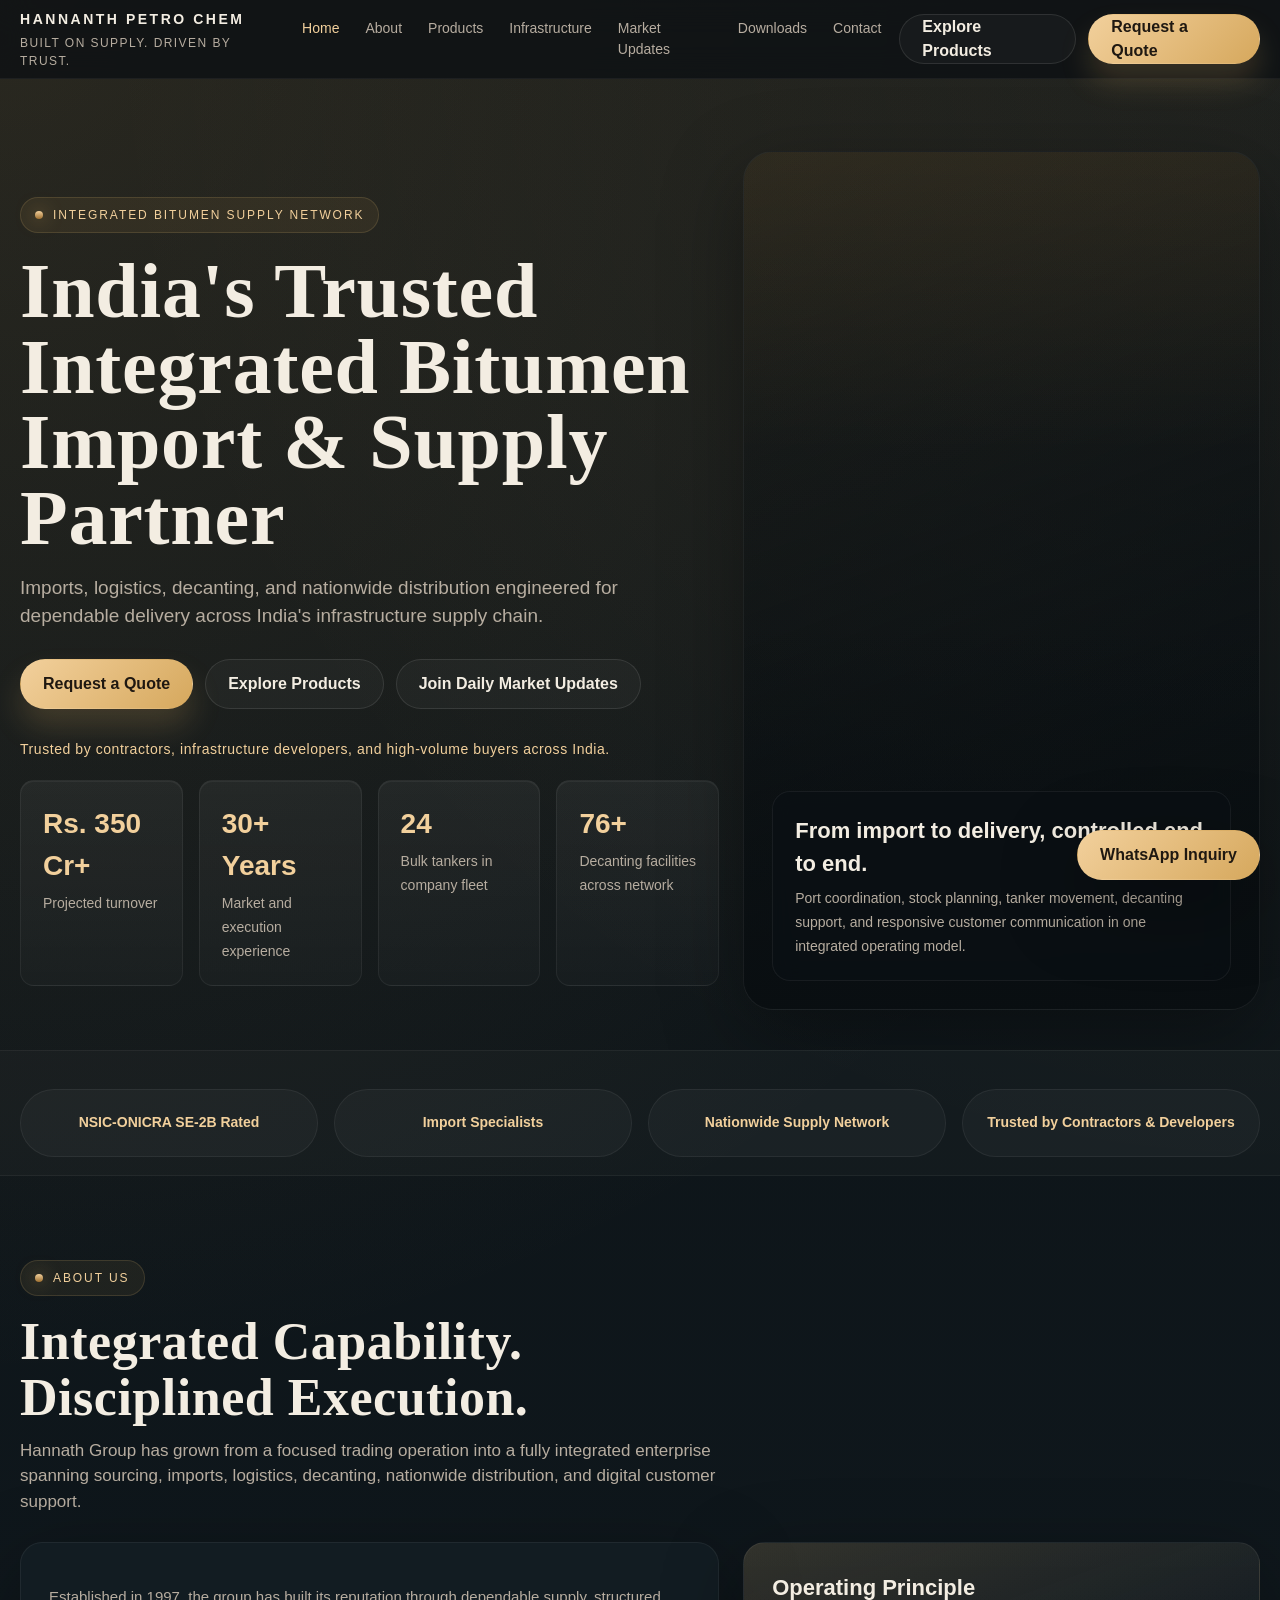
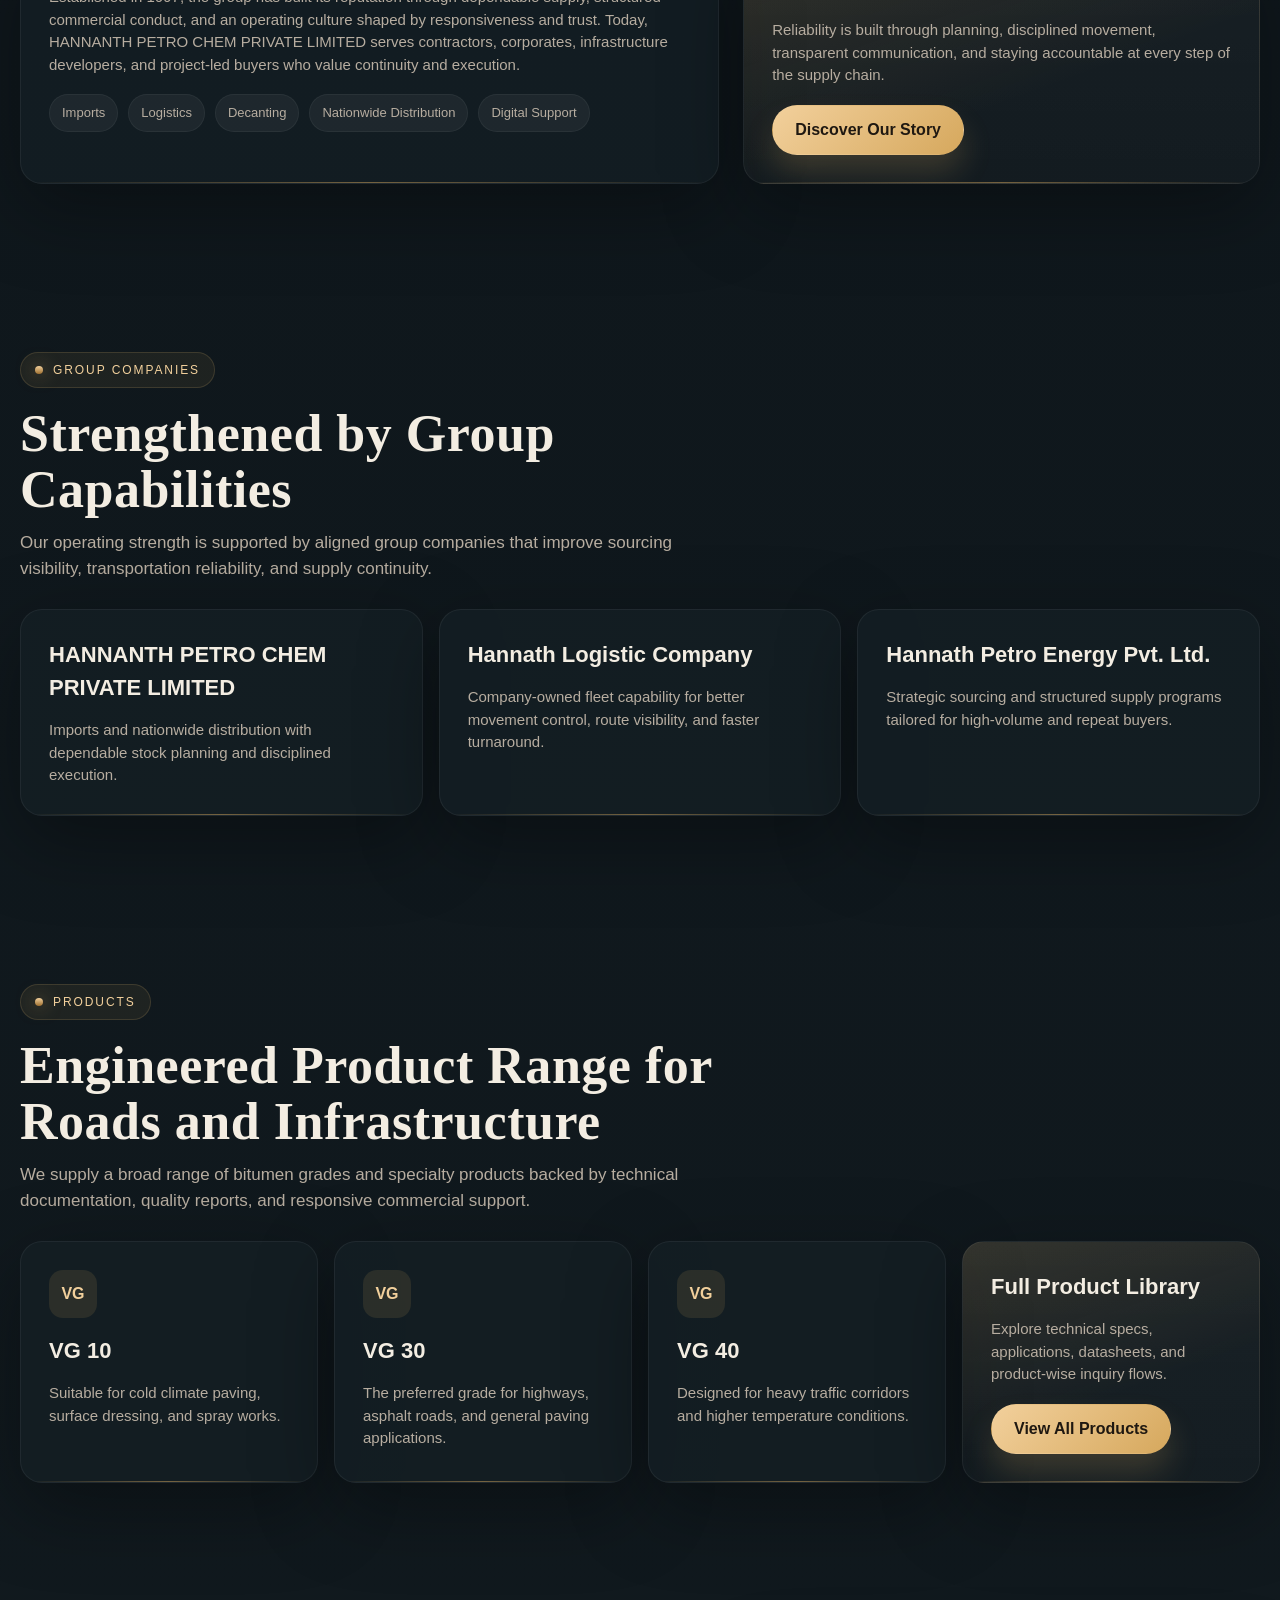
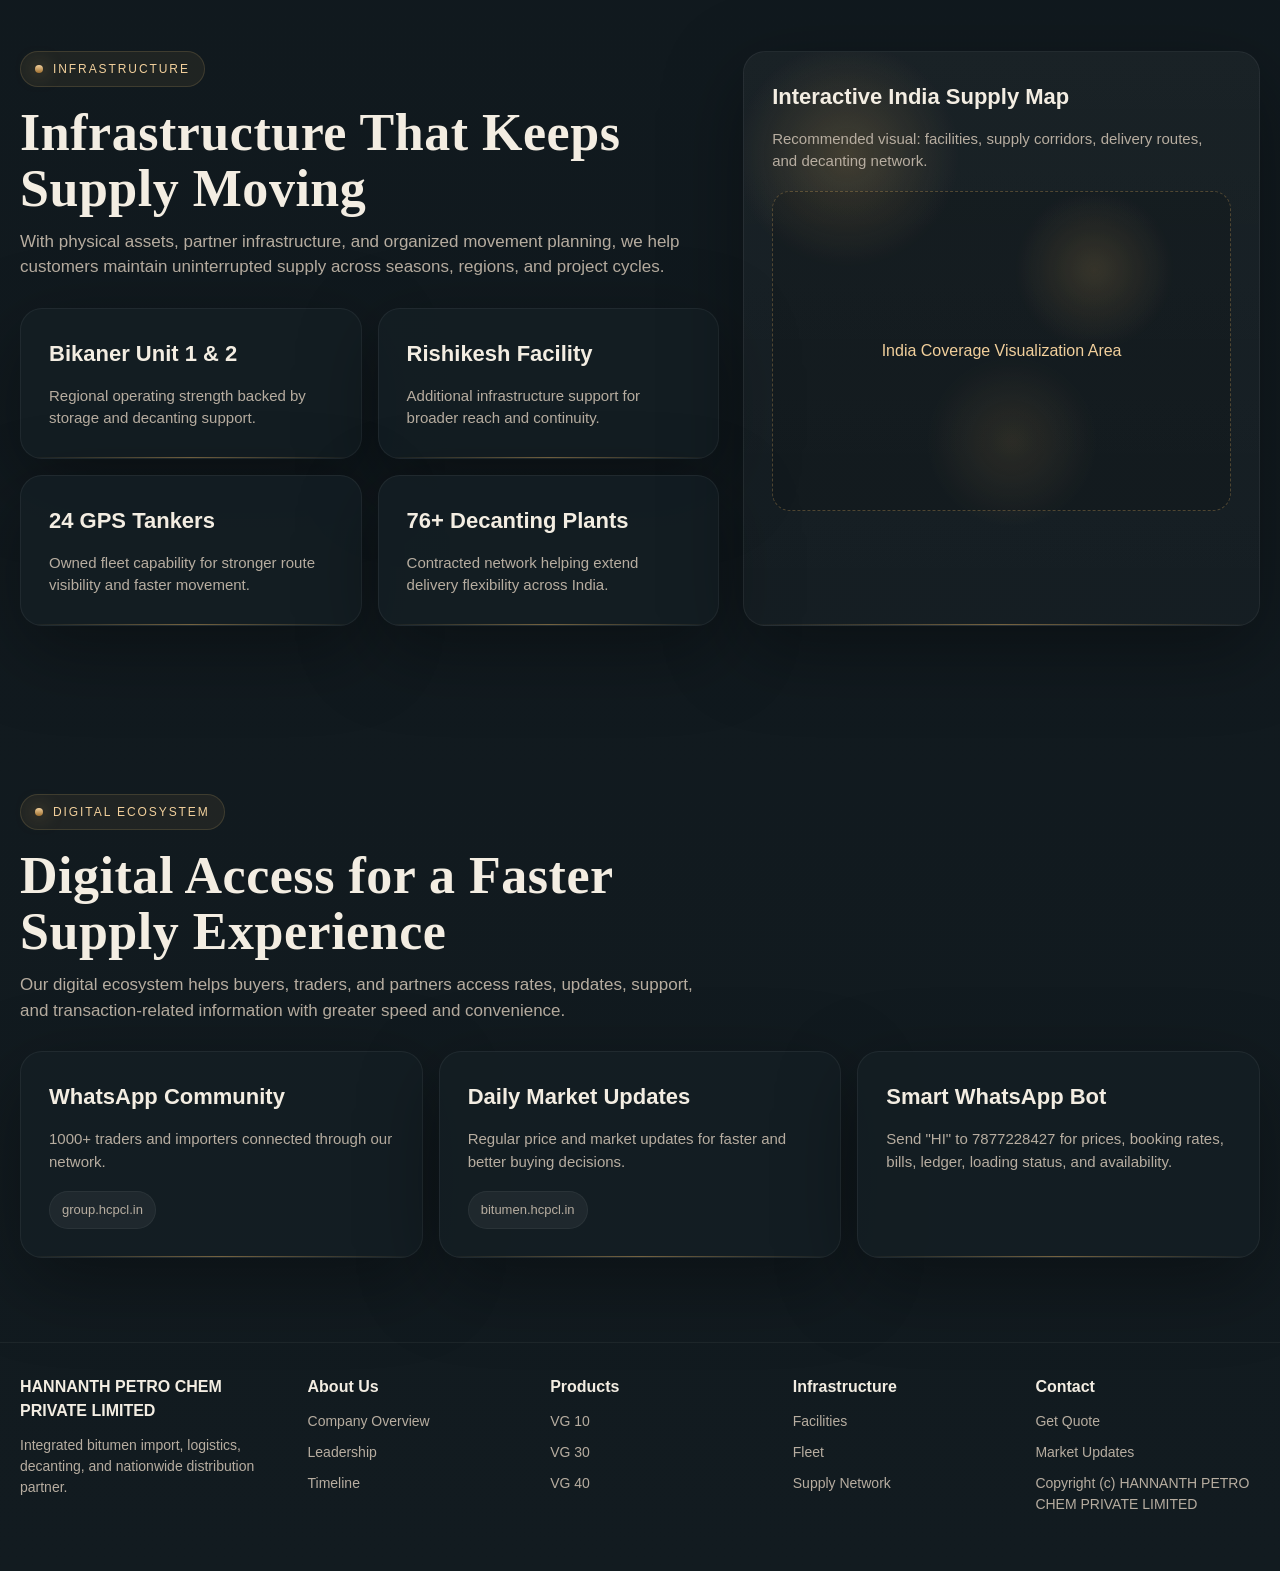
<file: index.html>
<!DOCTYPE html>
<html lang="en">
<head>
  <meta charset="UTF-8">
  <meta name="viewport" content="width=device-width, initial-scale=1.0">
  <title>HANNANTH PETRO CHEM PRIVATE LIMITED | Home</title>
  <meta
    name="description"
    content="Integrated bitumen import, logistics, decanting, and nationwide distribution partner serving infrastructure buyers across India."
  >
  <link rel="stylesheet" href="styles.css">
</head>
<body>
  <header class="site-header">
    <div class="container nav">
      <a class="brand" href="index.html">
        <strong>HANNANTH PETRO CHEM</strong>
        <span>Built on Supply. Driven by Trust.</span>
      </a>
      <button class="nav-toggle" type="button" aria-label="Toggle navigation" aria-expanded="false">
        <span></span>
      </button>
      <nav class="nav-links">
        <a class="active" href="index.html">Home</a>
        <a href="about.html">About</a>
        <a href="products.html">Products</a>
        <a href="infrastructure.html">Infrastructure</a>
        <a href="market-updates.html">Market Updates</a>
        <a href="downloads.html">Downloads</a>
        <a href="contact.html">Contact</a>
      </nav>
      <div class="nav-actions">
        <a class="btn btn-secondary" href="products.html">Explore Products</a>
        <a class="btn btn-primary" href="contact.html">Request a Quote</a>
      </div>
    </div>
  </header>

  <main>
    <section class="hero">
      <div class="container hero-grid">
        <div class="hero-copy">
          <span class="eyebrow">Integrated Bitumen Supply Network</span>
          <h1>India's Trusted Integrated Bitumen Import &amp; Supply Partner</h1>
          <p>
            Imports, logistics, decanting, and nationwide distribution engineered for dependable
            delivery across India's infrastructure supply chain.
          </p>
          <div class="hero-actions">
            <a class="btn btn-primary" href="contact.html">Request a Quote</a>
            <a class="btn btn-secondary" href="products.html">Explore Products</a>
            <a class="btn btn-secondary" href="https://bitumen.hcpcl.in" target="_blank" rel="noreferrer">Join Daily Market Updates</a>
          </div>
          <div class="hero-note">
            Trusted by contractors, infrastructure developers, and high-volume buyers across India.
          </div>
          <div class="metrics">
            <div class="metric">
              <strong>Rs. 350 Cr+</strong>
              <span>Projected turnover</span>
            </div>
            <div class="metric">
              <strong>30+ Years</strong>
              <span>Market and execution experience</span>
            </div>
            <div class="metric">
              <strong>24</strong>
              <span>Bulk tankers in company fleet</span>
            </div>
            <div class="metric">
              <strong>76+</strong>
              <span>Decanting facilities across network</span>
            </div>
          </div>
        </div>
        <div class="hero-visual">
          <div class="hero-overlay-card">
            <strong>From import to delivery, controlled end to end.</strong>
            <span>
              Port coordination, stock planning, tanker movement, decanting support, and responsive
              customer communication in one integrated operating model.
            </span>
          </div>
        </div>
      </div>
    </section>

    <section class="trust-bar">
      <div class="container trust-items">
        <div class="trust-pill">NSIC-ONICRA SE-2B Rated</div>
        <div class="trust-pill">Import Specialists</div>
        <div class="trust-pill">Nationwide Supply Network</div>
        <div class="trust-pill">Trusted by Contractors &amp; Developers</div>
      </div>
    </section>

    <section class="section">
      <div class="container">
        <div class="section-title">
          <span class="eyebrow">About Us</span>
          <h2>Integrated Capability. Disciplined Execution.</h2>
          <p>
            Hannath Group has grown from a focused trading operation into a fully integrated
            enterprise spanning sourcing, imports, logistics, decanting, nationwide distribution,
            and digital customer support.
          </p>
        </div>
        <div class="about-layout">
          <div class="card">
            <p>
              Established in 1997, the group has built its reputation through dependable supply,
              structured commercial conduct, and an operating culture shaped by responsiveness and
              trust. Today, HANNANTH PETRO CHEM PRIVATE LIMITED serves contractors, corporates,
              infrastructure developers, and project-led buyers who value continuity and execution.
            </p>
            <div class="inline-list">
              <span>Imports</span>
              <span>Logistics</span>
              <span>Decanting</span>
              <span>Nationwide Distribution</span>
              <span>Digital Support</span>
            </div>
          </div>
          <div class="card feature-panel">
            <h3>Operating Principle</h3>
            <p>
              Reliability is built through planning, disciplined movement, transparent communication,
              and staying accountable at every step of the supply chain.
            </p>
            <div class="hero-actions" style="margin-top:18px; margin-bottom:0;">
              <a class="btn btn-primary" href="about.html">Discover Our Story</a>
            </div>
          </div>
        </div>
      </div>
    </section>

    <section class="section">
      <div class="container">
        <div class="section-title">
          <span class="eyebrow">Group Companies</span>
          <h2>Strengthened by Group Capabilities</h2>
          <p>
            Our operating strength is supported by aligned group companies that improve sourcing
            visibility, transportation reliability, and supply continuity.
          </p>
        </div>
        <div class="grid-3">
          <div class="card">
            <h3>HANNANTH PETRO CHEM PRIVATE LIMITED</h3>
            <p>Imports and nationwide distribution with dependable stock planning and disciplined execution.</p>
          </div>
          <div class="card">
            <h3>Hannath Logistic Company</h3>
            <p>Company-owned fleet capability for better movement control, route visibility, and faster turnaround.</p>
          </div>
          <div class="card">
            <h3>Hannath Petro Energy Pvt. Ltd.</h3>
            <p>Strategic sourcing and structured supply programs tailored for high-volume and repeat buyers.</p>
          </div>
        </div>
      </div>
    </section>

    <section class="section">
      <div class="container">
        <div class="section-title">
          <span class="eyebrow">Products</span>
          <h2>Engineered Product Range for Roads and Infrastructure</h2>
          <p>
            We supply a broad range of bitumen grades and specialty products backed by technical
            documentation, quality reports, and responsive commercial support.
          </p>
        </div>
        <div class="grid-4">
          <div class="card">
            <div class="product-label">VG</div>
            <h3>VG 10</h3>
            <p>Suitable for cold climate paving, surface dressing, and spray works.</p>
          </div>
          <div class="card">
            <div class="product-label">VG</div>
            <h3>VG 30</h3>
            <p>The preferred grade for highways, asphalt roads, and general paving applications.</p>
          </div>
          <div class="card">
            <div class="product-label">VG</div>
            <h3>VG 40</h3>
            <p>Designed for heavy traffic corridors and higher temperature conditions.</p>
          </div>
          <div class="card feature-panel">
            <h3>Full Product Library</h3>
            <p>Explore technical specs, applications, datasheets, and product-wise inquiry flows.</p>
            <div class="hero-actions" style="margin-top:18px; margin-bottom:0;">
              <a class="btn btn-primary" href="products.html">View All Products</a>
            </div>
          </div>
        </div>
      </div>
    </section>

    <section class="section">
      <div class="container logistics-layout">
        <div>
          <div class="section-title">
            <span class="eyebrow">Infrastructure</span>
            <h2>Infrastructure That Keeps Supply Moving</h2>
            <p>
              With physical assets, partner infrastructure, and organized movement planning, we help
              customers maintain uninterrupted supply across seasons, regions, and project cycles.
            </p>
          </div>
          <div class="grid-2">
            <div class="card">
              <h3>Bikaner Unit 1 &amp; 2</h3>
              <p>Regional operating strength backed by storage and decanting support.</p>
            </div>
            <div class="card">
              <h3>Rishikesh Facility</h3>
              <p>Additional infrastructure support for broader reach and continuity.</p>
            </div>
            <div class="card">
              <h3>24 GPS Tankers</h3>
              <p>Owned fleet capability for stronger route visibility and faster movement.</p>
            </div>
            <div class="card">
              <h3>76+ Decanting Plants</h3>
              <p>Contracted network helping extend delivery flexibility across India.</p>
            </div>
          </div>
        </div>
        <div class="card map-panel">
          <h3>Interactive India Supply Map</h3>
          <p>Recommended visual: facilities, supply corridors, delivery routes, and decanting network.</p>
          <div class="map-shape">India Coverage Visualization Area</div>
        </div>
      </div>
    </section>

    <section class="section">
      <div class="container">
        <div class="section-title">
          <span class="eyebrow">Digital Ecosystem</span>
          <h2>Digital Access for a Faster Supply Experience</h2>
          <p>
            Our digital ecosystem helps buyers, traders, and partners access rates, updates,
            support, and transaction-related information with greater speed and convenience.
          </p>
        </div>
        <div class="grid-3">
          <div class="card">
            <h3>WhatsApp Community</h3>
            <p>1000+ traders and importers connected through our network.</p>
            <div class="spec-list"><span><a href="https://group.hcpcl.in" target="_blank" rel="noreferrer">group.hcpcl.in</a></span></div>
          </div>
          <div class="card">
            <h3>Daily Market Updates</h3>
            <p>Regular price and market updates for faster and better buying decisions.</p>
            <div class="spec-list"><span><a href="https://bitumen.hcpcl.in" target="_blank" rel="noreferrer">bitumen.hcpcl.in</a></span></div>
          </div>
          <div class="card">
            <h3>Smart WhatsApp Bot</h3>
            <p>Send "HI" to <a href="https://wa.me/917877228427?text=HI" target="_blank" rel="noreferrer">7877228427</a> for prices, booking rates, bills, ledger, loading status, and availability.</p>
          </div>
        </div>
      </div>
    </section>
  </main>

  <footer class="footer">
    <div class="container footer-grid">
      <div>
        <strong>HANNANTH PETRO CHEM PRIVATE LIMITED</strong>
        <p>Integrated bitumen import, logistics, decanting, and nationwide distribution partner.</p>
      </div>
      <div>
        <strong>About Us</strong>
        <a href="about.html">Company Overview</a>
        <a href="about.html">Leadership</a>
        <a href="about.html">Timeline</a>
      </div>
      <div>
        <strong>Products</strong>
        <a href="products.html">VG 10</a>
        <a href="products.html">VG 30</a>
        <a href="products.html">VG 40</a>
      </div>
      <div>
        <strong>Infrastructure</strong>
        <a href="infrastructure.html">Facilities</a>
        <a href="infrastructure.html">Fleet</a>
        <a href="infrastructure.html">Supply Network</a>
      </div>
      <div>
        <strong>Contact</strong>
        <a href="contact.html">Get Quote</a>
        <a href="market-updates.html">Market Updates</a>
        <p>Copyright (c) HANNANTH PETRO CHEM PRIVATE LIMITED</p>
      </div>
    </div>
  </footer>

  <a class="btn btn-primary whatsapp-float" href="https://wa.me/917877228427?text=Hello%20HANNANTH%20PETRO%20CHEM%20PRIVATE%20LIMITED" target="_blank" rel="noreferrer">WhatsApp Inquiry</a>
  <script src="script.js"></script>
</body>
</html>
</file>
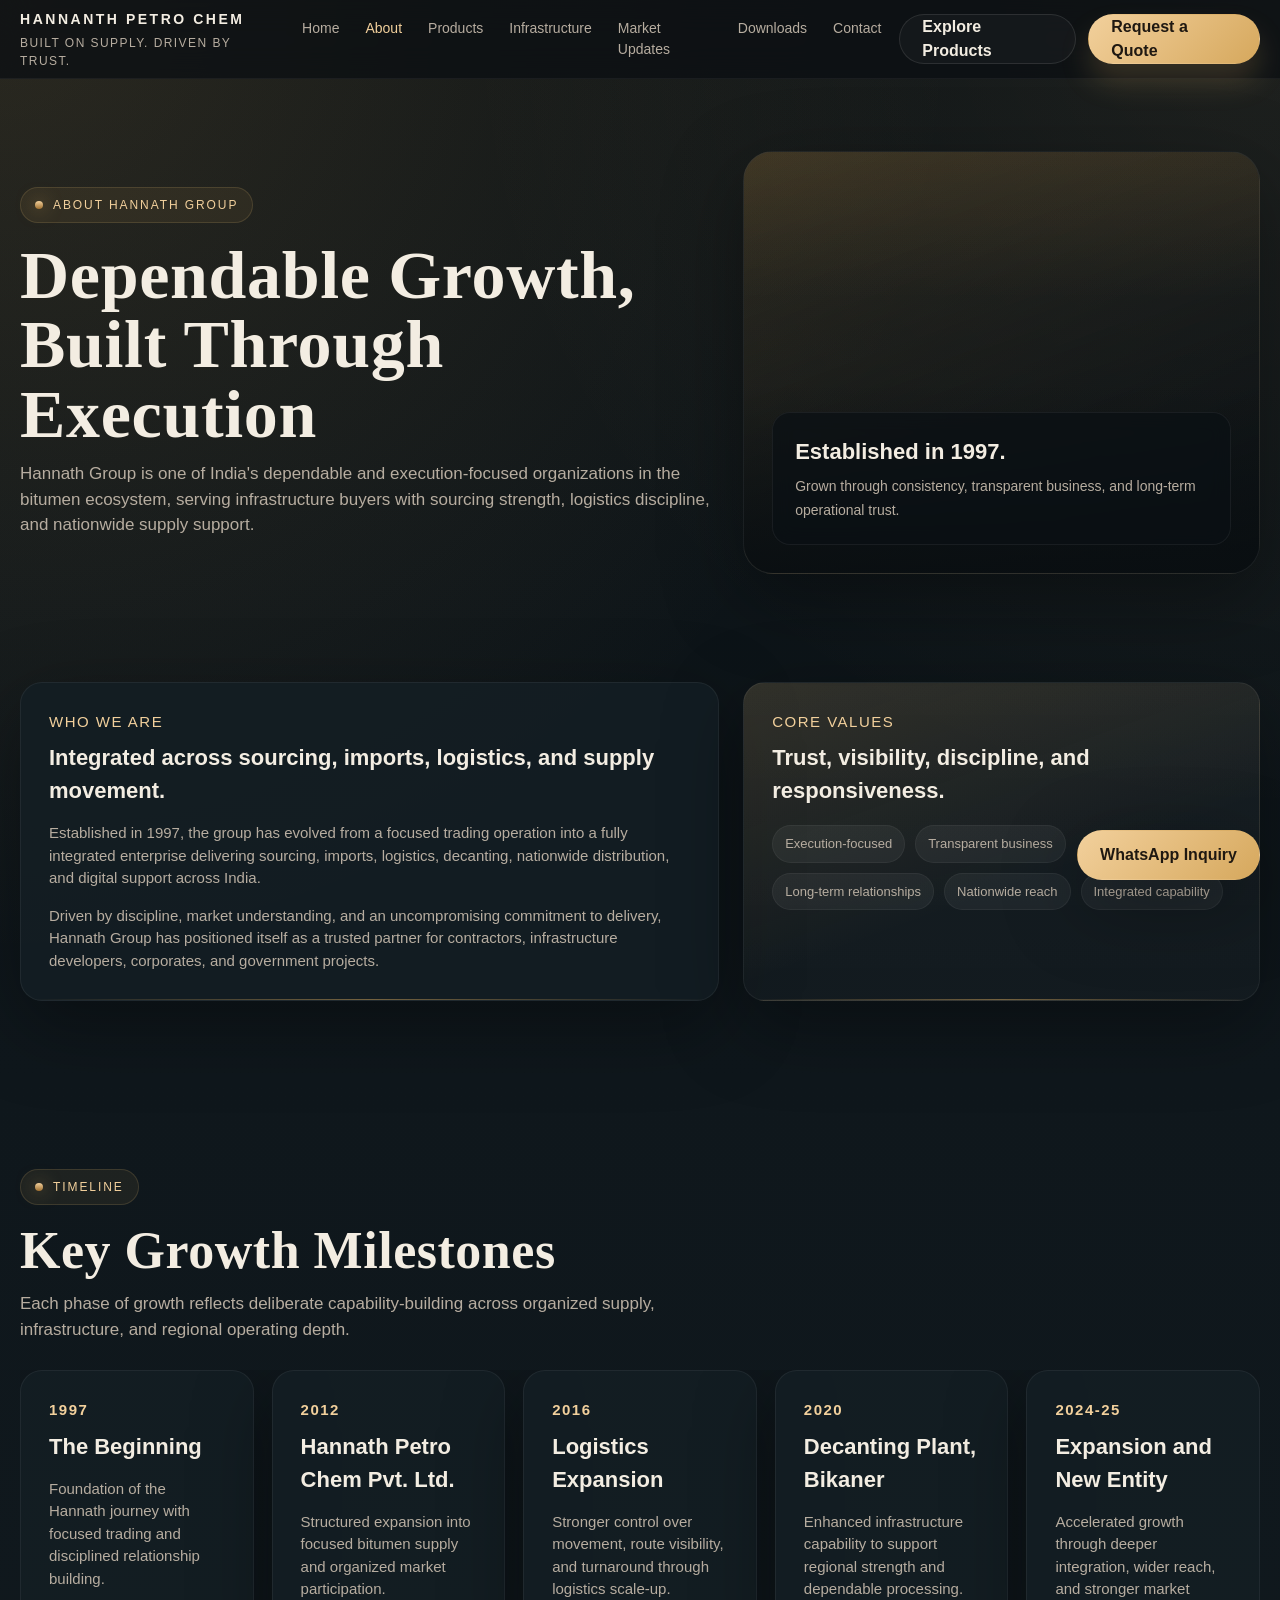
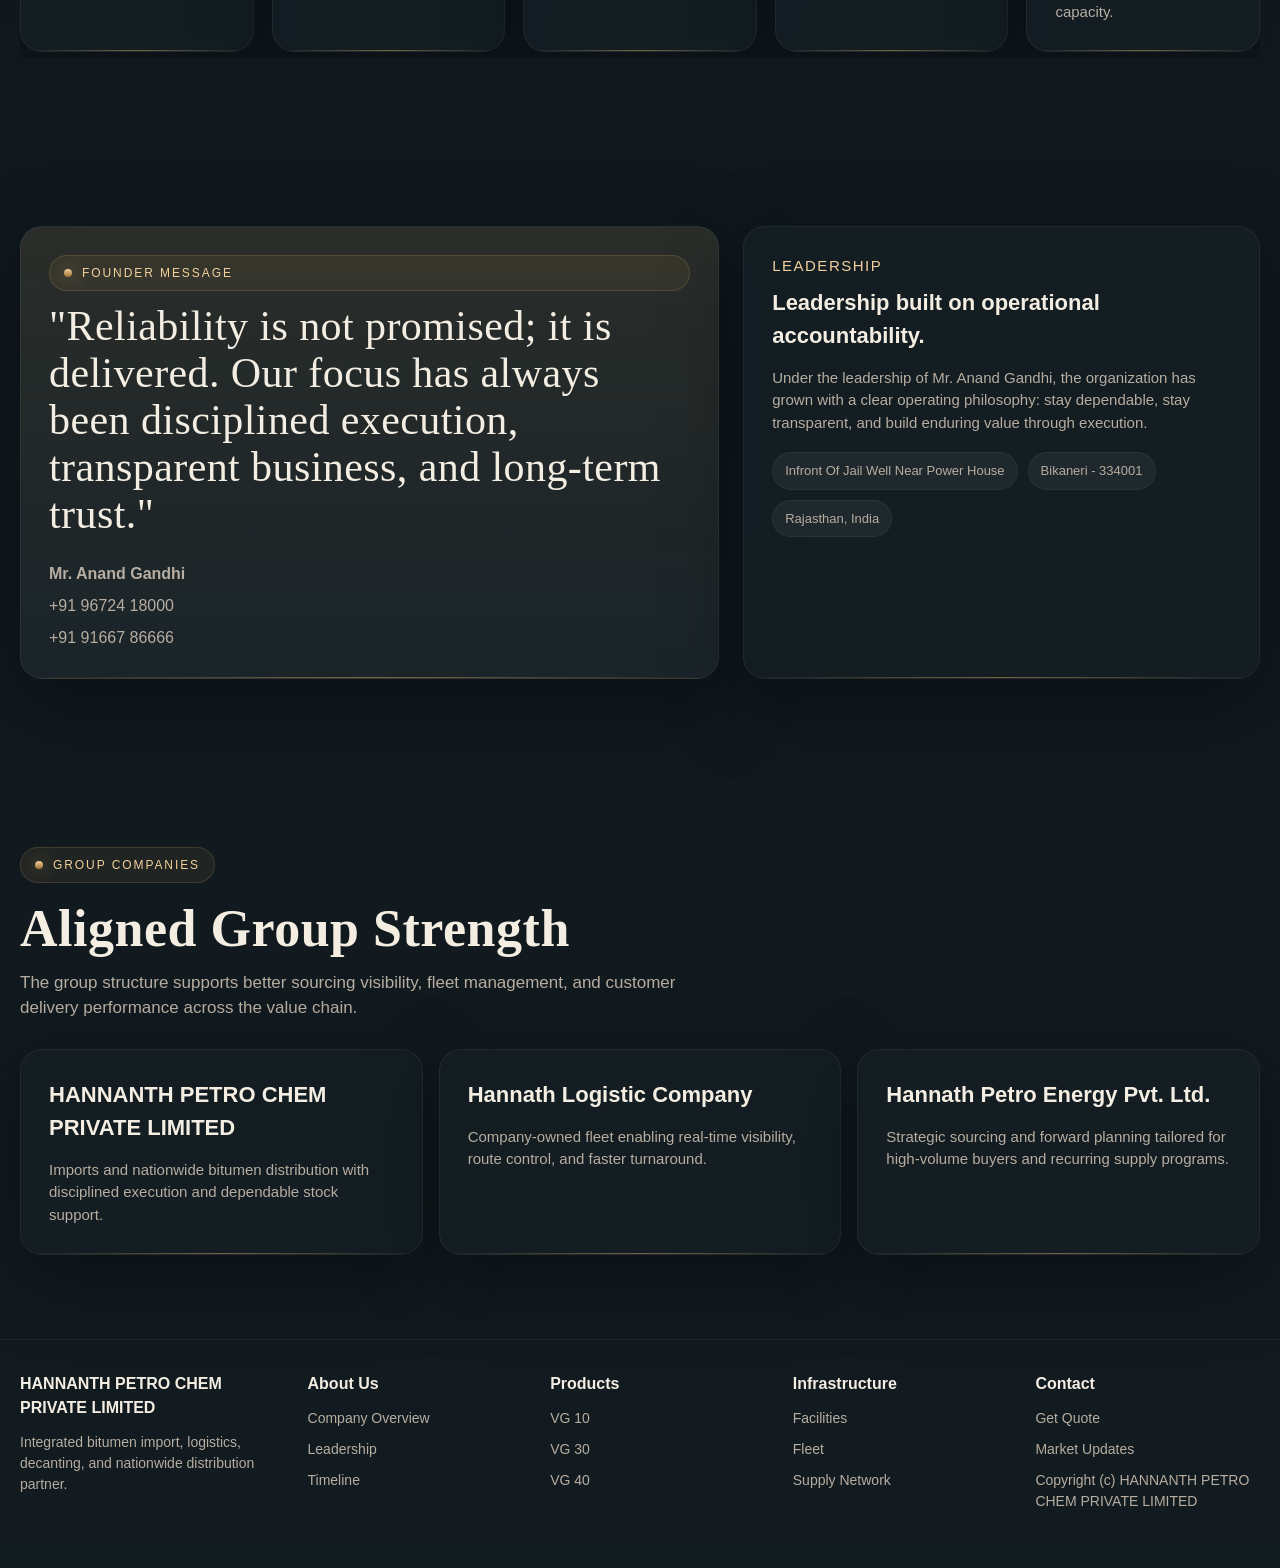
<file: about.html>
<!DOCTYPE html>
<html lang="en">
<head>
  <meta charset="UTF-8">
  <meta name="viewport" content="width=device-width, initial-scale=1.0">
  <title>HANNANTH PETRO CHEM PRIVATE LIMITED | About</title>
  <meta
    name="description"
    content="Learn about Hannath Group, its history, leadership, and integrated operating model in the bitumen ecosystem."
  >
  <link rel="stylesheet" href="styles.css">
</head>
<body>
  <header class="site-header">
    <div class="container nav">
      <a class="brand" href="index.html">
        <strong>HANNANTH PETRO CHEM</strong>
        <span>Built on Supply. Driven by Trust.</span>
      </a>
      <button class="nav-toggle" type="button" aria-label="Toggle navigation" aria-expanded="false">
        <span></span>
      </button>
      <nav class="nav-links">
        <a href="index.html">Home</a>
        <a class="active" href="about.html">About</a>
        <a href="products.html">Products</a>
        <a href="infrastructure.html">Infrastructure</a>
        <a href="market-updates.html">Market Updates</a>
        <a href="downloads.html">Downloads</a>
        <a href="contact.html">Contact</a>
      </nav>
      <div class="nav-actions">
        <a class="btn btn-secondary" href="products.html">Explore Products</a>
        <a class="btn btn-primary" href="contact.html">Request a Quote</a>
      </div>
    </div>
  </header>

  <main>
    <section class="page-hero">
      <div class="container page-intro-grid">
        <div class="page-hero-copy">
          <span class="eyebrow">About Hannath Group</span>
          <h1>Dependable Growth, Built Through Execution</h1>
          <p>
            Hannath Group is one of India's dependable and execution-focused organizations in the
            bitumen ecosystem, serving infrastructure buyers with sourcing strength, logistics
            discipline, and nationwide supply support.
          </p>
        </div>
        <div class="page-hero-visual">
          <div class="hero-overlay-card">
            <strong>Established in 1997.</strong>
            <span>Grown through consistency, transparent business, and long-term operational trust.</span>
          </div>
        </div>
      </div>
    </section>

    <section class="section">
      <div class="container about-layout">
        <div class="card">
          <span class="mini-label">Who We Are</span>
          <h3>Integrated across sourcing, imports, logistics, and supply movement.</h3>
          <p>
            Established in 1997, the group has evolved from a focused trading operation into a fully
            integrated enterprise delivering sourcing, imports, logistics, decanting, nationwide
            distribution, and digital support across India.
          </p>
          <p>
            Driven by discipline, market understanding, and an uncompromising commitment to delivery,
            Hannath Group has positioned itself as a trusted partner for contractors, infrastructure
            developers, corporates, and government projects.
          </p>
        </div>
        <div class="card feature-panel">
          <span class="mini-label">Core Values</span>
          <h3>Trust, visibility, discipline, and responsiveness.</h3>
          <div class="tag-list">
            <span>Execution-focused</span>
            <span>Transparent business</span>
            <span>Long-term relationships</span>
            <span>Nationwide reach</span>
            <span>Integrated capability</span>
          </div>
        </div>
      </div>
    </section>

    <section class="section">
      <div class="container">
        <div class="section-title">
          <span class="eyebrow">Timeline</span>
          <h2>Key Growth Milestones</h2>
          <p>
            Each phase of growth reflects deliberate capability-building across organized supply,
            infrastructure, and regional operating depth.
          </p>
        </div>
        <div class="timeline">
          <div class="card timeline-card">
            <strong>1997</strong>
            <h3>The Beginning</h3>
            <p>Foundation of the Hannath journey with focused trading and disciplined relationship building.</p>
          </div>
          <div class="card timeline-card">
            <strong>2012</strong>
            <h3>Hannath Petro Chem Pvt. Ltd.</h3>
            <p>Structured expansion into focused bitumen supply and organized market participation.</p>
          </div>
          <div class="card timeline-card">
            <strong>2016</strong>
            <h3>Logistics Expansion</h3>
            <p>Stronger control over movement, route visibility, and turnaround through logistics scale-up.</p>
          </div>
          <div class="card timeline-card">
            <strong>2020</strong>
            <h3>Decanting Plant, Bikaner</h3>
            <p>Enhanced infrastructure capability to support regional strength and dependable processing.</p>
          </div>
          <div class="card timeline-card">
            <strong>2024-25</strong>
            <h3>Expansion and New Entity</h3>
            <p>Accelerated growth through deeper integration, wider reach, and stronger market capacity.</p>
          </div>
        </div>
      </div>
    </section>

    <section class="section">
      <div class="container founder-layout">
        <div class="card quote-card">
          <span class="eyebrow">Founder Message</span>
          <div class="founder-quote">
            "Reliability is not promised; it is delivered. Our focus has always been disciplined
            execution, transparent business, and long-term trust."
          </div>
          <div class="person-meta">
            <strong>Mr. Anand Gandhi</strong>
            <span><a href="tel:+919672418000">+91 96724 18000</a></span>
            <span><a href="tel:+919166786666">+91 91667 86666</a></span>
          </div>
        </div>
        <div class="card">
          <span class="mini-label">Leadership</span>
          <h3>Leadership built on operational accountability.</h3>
          <p>
            Under the leadership of Mr. Anand Gandhi, the organization has grown with a clear
            operating philosophy: stay dependable, stay transparent, and build enduring value
            through execution.
          </p>
          <div class="spec-list">
            <span>Infront Of Jail Well Near Power House</span>
            <span>Bikaneri - 334001</span>
            <span>Rajasthan, India</span>
          </div>
        </div>
      </div>
    </section>

    <section class="section">
      <div class="container">
        <div class="section-title">
          <span class="eyebrow">Group Companies</span>
          <h2>Aligned Group Strength</h2>
          <p>
            The group structure supports better sourcing visibility, fleet management, and customer
            delivery performance across the value chain.
          </p>
        </div>
        <div class="grid-3">
          <div class="card">
            <h3>HANNANTH PETRO CHEM PRIVATE LIMITED</h3>
            <p>Imports and nationwide bitumen distribution with disciplined execution and dependable stock support.</p>
          </div>
          <div class="card">
            <h3>Hannath Logistic Company</h3>
            <p>Company-owned fleet enabling real-time visibility, route control, and faster turnaround.</p>
          </div>
          <div class="card">
            <h3>Hannath Petro Energy Pvt. Ltd.</h3>
            <p>Strategic sourcing and forward planning tailored for high-volume buyers and recurring supply programs.</p>
          </div>
        </div>
      </div>
    </section>
  </main>

  <footer class="footer">
    <div class="container footer-grid">
      <div>
        <strong>HANNANTH PETRO CHEM PRIVATE LIMITED</strong>
        <p>Integrated bitumen import, logistics, decanting, and nationwide distribution partner.</p>
      </div>
      <div>
        <strong>About Us</strong>
        <a href="about.html">Company Overview</a>
        <a href="about.html">Leadership</a>
        <a href="about.html">Timeline</a>
      </div>
      <div>
        <strong>Products</strong>
        <a href="products.html">VG 10</a>
        <a href="products.html">VG 30</a>
        <a href="products.html">VG 40</a>
      </div>
      <div>
        <strong>Infrastructure</strong>
        <a href="infrastructure.html">Facilities</a>
        <a href="infrastructure.html">Fleet</a>
        <a href="infrastructure.html">Supply Network</a>
      </div>
      <div>
        <strong>Contact</strong>
        <a href="contact.html">Get Quote</a>
        <a href="market-updates.html">Market Updates</a>
        <p>Copyright (c) HANNANTH PETRO CHEM PRIVATE LIMITED</p>
      </div>
    </div>
  </footer>

  <a class="btn btn-primary whatsapp-float" href="https://wa.me/917877228427?text=Hello%20HANNANTH%20PETRO%20CHEM%20PRIVATE%20LIMITED" target="_blank" rel="noreferrer">WhatsApp Inquiry</a>
  <script src="script.js"></script>
</body>
</html>
</file>
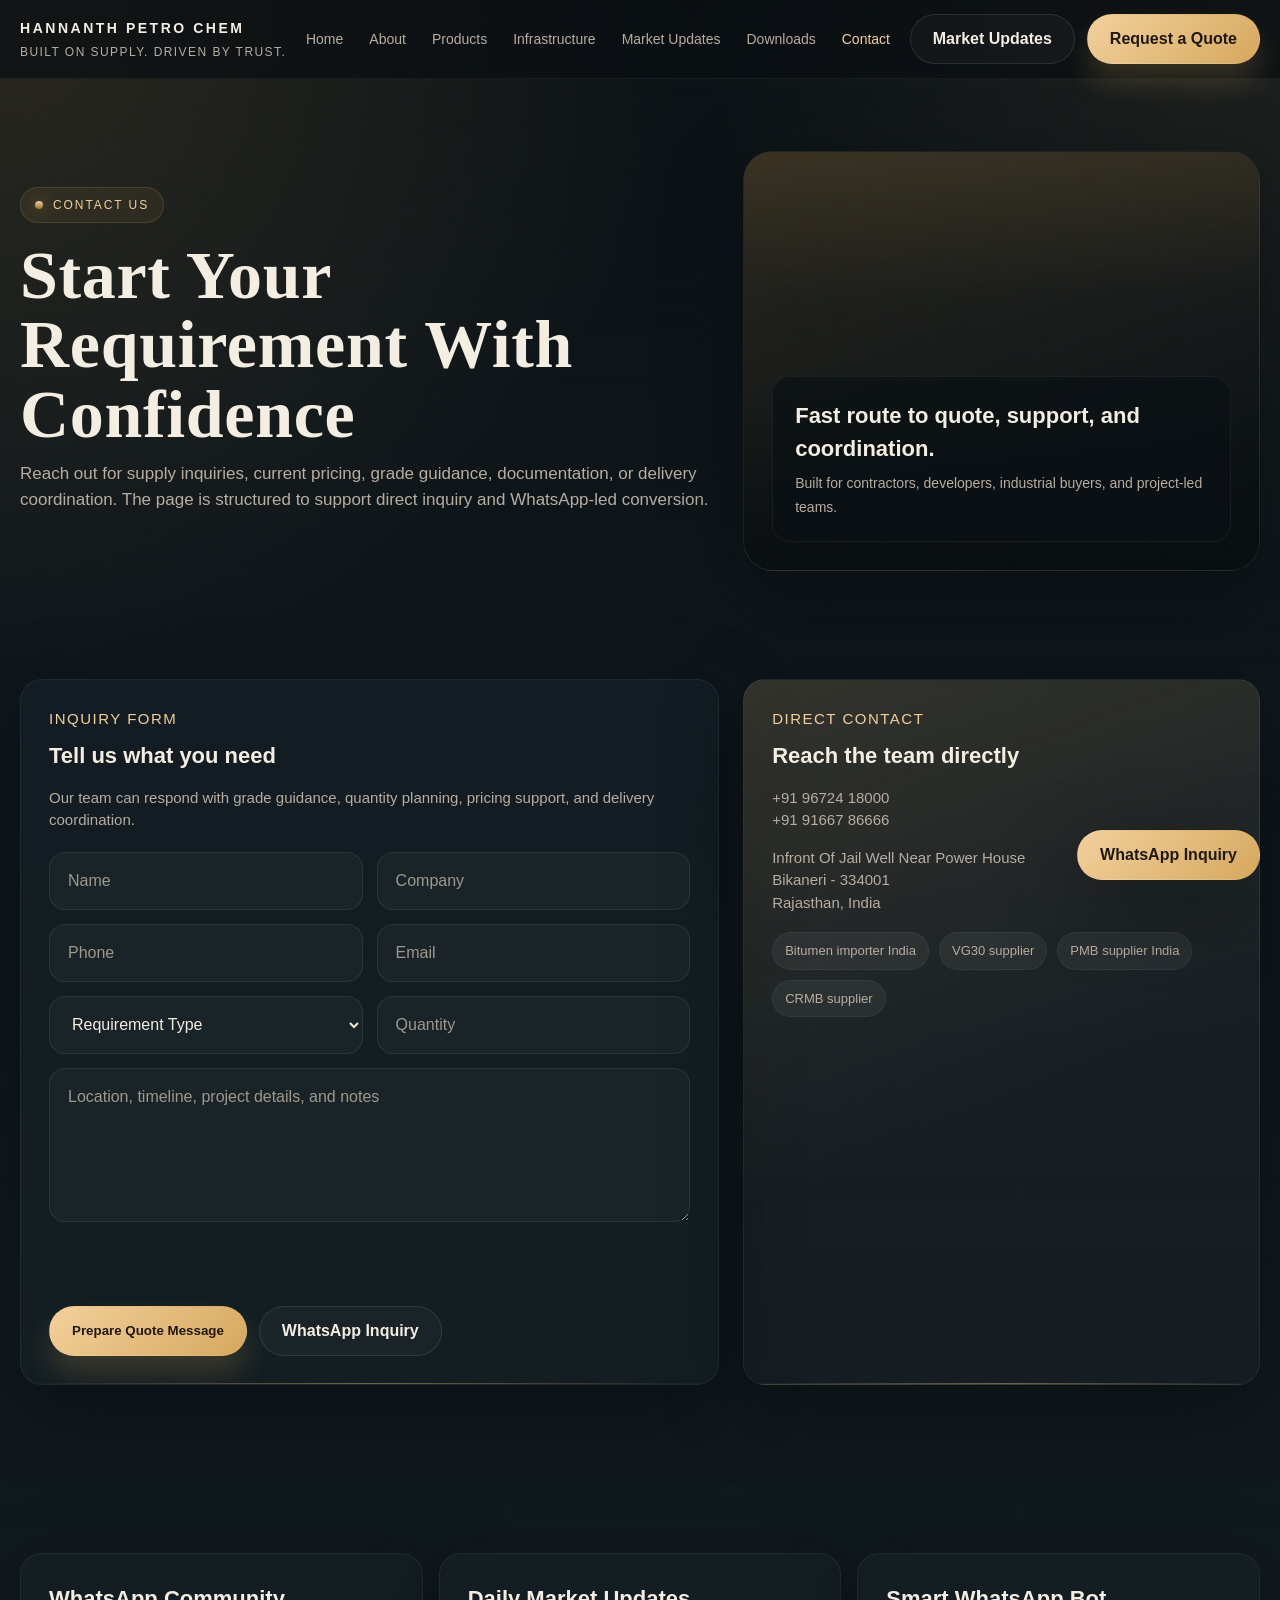
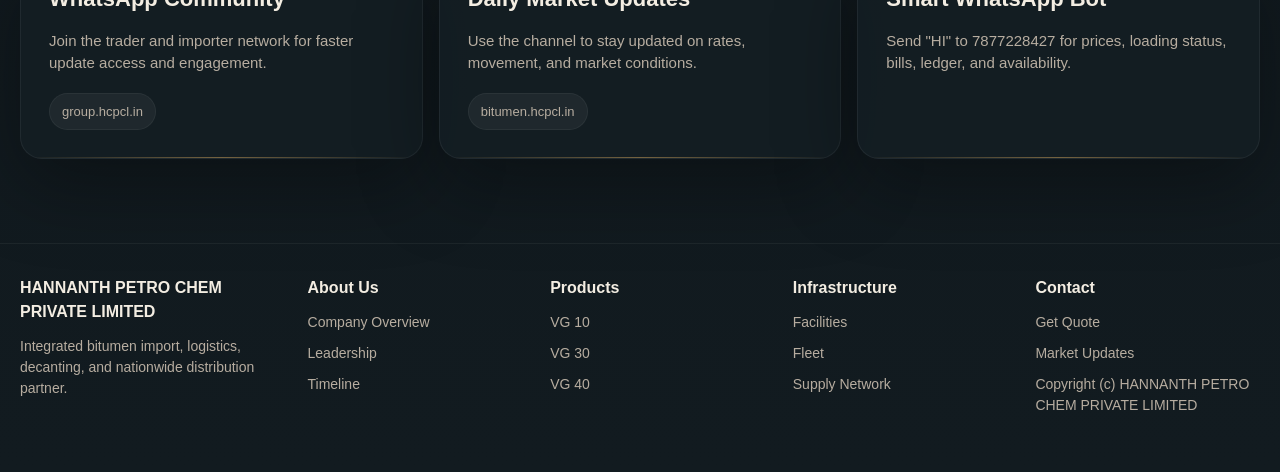
<file: contact.html>
<!DOCTYPE html>
<html lang="en">
<head>
  <meta charset="UTF-8">
  <meta name="viewport" content="width=device-width, initial-scale=1.0">
  <title>HANNANTH PETRO CHEM PRIVATE LIMITED | Contact</title>
  <meta
    name="description"
    content="Contact Hannath Petro Chem Private Limited for bitumen inquiries, quotes, technical support, and nationwide supply coordination."
  >
  <link rel="stylesheet" href="styles.css">
</head>
<body>
  <header class="site-header">
    <div class="container nav">
      <a class="brand" href="index.html">
        <strong>HANNANTH PETRO CHEM</strong>
        <span>Built on Supply. Driven by Trust.</span>
      </a>
      <button class="nav-toggle" type="button" aria-label="Toggle navigation" aria-expanded="false">
        <span></span>
      </button>
      <nav class="nav-links">
        <a href="index.html">Home</a>
        <a href="about.html">About</a>
        <a href="products.html">Products</a>
        <a href="infrastructure.html">Infrastructure</a>
        <a href="market-updates.html">Market Updates</a>
        <a href="downloads.html">Downloads</a>
        <a class="active" href="contact.html">Contact</a>
      </nav>
      <div class="nav-actions">
        <a class="btn btn-secondary" href="market-updates.html">Market Updates</a>
        <a class="btn btn-primary" href="contact.html">Request a Quote</a>
      </div>
    </div>
  </header>

  <main>
    <section class="page-hero">
      <div class="container page-intro-grid">
        <div class="page-hero-copy">
          <span class="eyebrow">Contact Us</span>
          <h1>Start Your Requirement With Confidence</h1>
          <p>
            Reach out for supply inquiries, current pricing, grade guidance, documentation, or
            delivery coordination. The page is structured to support direct inquiry and WhatsApp-led conversion.
          </p>
        </div>
        <div class="page-hero-visual">
          <div class="hero-overlay-card">
            <strong>Fast route to quote, support, and coordination.</strong>
            <span>Built for contractors, developers, industrial buyers, and project-led teams.</span>
          </div>
        </div>
      </div>
    </section>

    <section class="section">
      <div class="container cta-box">
        <div class="card">
          <span class="mini-label">Inquiry Form</span>
          <h3>Tell us what you need</h3>
          <p>Our team can respond with grade guidance, quantity planning, pricing support, and delivery coordination.</p>
          <form class="contact-form" data-quote-form>
            <input type="text" name="name" placeholder="Name">
            <input type="text" name="company" placeholder="Company">
            <input type="text" name="phone" placeholder="Phone">
            <input type="email" name="email" placeholder="Email">
            <select name="requirement">
              <option>Requirement Type</option>
              <option>VG 10</option>
              <option>VG 30</option>
              <option>VG 40</option>
              <option>CRMB</option>
              <option>PMB</option>
              <option>Emulsion</option>
              <option>Imported Bitumen</option>
            </select>
            <input type="text" name="quantity" placeholder="Quantity">
            <textarea rows="5" name="details" placeholder="Location, timeline, project details, and notes"></textarea>
            <div class="form-status" data-form-status></div>
            <div class="hero-actions full" style="margin-top:20px; margin-bottom:0;">
              <button class="btn btn-primary" type="submit">Prepare Quote Message</button>
              <a class="btn btn-secondary" data-whatsapp-submit href="https://wa.me/917877228427?text=Hello%20HANNANTH%20PETRO%20CHEM%20PRIVATE%20LIMITED" target="_blank" rel="noreferrer">WhatsApp Inquiry</a>
            </div>
          </form>
        </div>
        <div class="card feature-panel">
          <span class="mini-label">Direct Contact</span>
          <h3>Reach the team directly</h3>
          <p><a href="tel:+919672418000">+91 96724 18000</a><br><a href="tel:+919166786666">+91 91667 86666</a></p>
          <p>
            Infront Of Jail Well Near Power House<br>
            Bikaneri - 334001<br>
            Rajasthan, India
          </p>
          <div class="tag-list">
            <span>Bitumen importer India</span>
            <span>VG30 supplier</span>
            <span>PMB supplier India</span>
            <span>CRMB supplier</span>
          </div>
        </div>
      </div>
    </section>

    <section class="section">
      <div class="container grid-3">
        <div class="card">
          <h3>WhatsApp Community</h3>
          <p>Join the trader and importer network for faster update access and engagement.</p>
          <div class="spec-list"><span><a href="https://group.hcpcl.in" target="_blank" rel="noreferrer">group.hcpcl.in</a></span></div>
        </div>
        <div class="card">
          <h3>Daily Market Updates</h3>
          <p>Use the channel to stay updated on rates, movement, and market conditions.</p>
          <div class="spec-list"><span><a href="https://bitumen.hcpcl.in" target="_blank" rel="noreferrer">bitumen.hcpcl.in</a></span></div>
        </div>
        <div class="card">
          <h3>Smart WhatsApp Bot</h3>
          <p>Send "HI" to <a href="https://wa.me/917877228427?text=HI" target="_blank" rel="noreferrer">7877228427</a> for prices, loading status, bills, ledger, and availability.</p>
        </div>
      </div>
    </section>
  </main>

  <footer class="footer">
    <div class="container footer-grid">
      <div>
        <strong>HANNANTH PETRO CHEM PRIVATE LIMITED</strong>
        <p>Integrated bitumen import, logistics, decanting, and nationwide distribution partner.</p>
      </div>
      <div>
        <strong>About Us</strong>
        <a href="about.html">Company Overview</a>
        <a href="about.html">Leadership</a>
        <a href="about.html">Timeline</a>
      </div>
      <div>
        <strong>Products</strong>
        <a href="products.html">VG 10</a>
        <a href="products.html">VG 30</a>
        <a href="products.html">VG 40</a>
      </div>
      <div>
        <strong>Infrastructure</strong>
        <a href="infrastructure.html">Facilities</a>
        <a href="infrastructure.html">Fleet</a>
        <a href="infrastructure.html">Supply Network</a>
      </div>
      <div>
        <strong>Contact</strong>
        <a href="contact.html">Get Quote</a>
        <a href="market-updates.html">Market Updates</a>
        <p>Copyright (c) HANNANTH PETRO CHEM PRIVATE LIMITED</p>
      </div>
    </div>
  </footer>

  <a class="btn btn-primary whatsapp-float" href="https://wa.me/917877228427?text=Hello%20HANNANTH%20PETRO%20CHEM%20PRIVATE%20LIMITED" target="_blank" rel="noreferrer">WhatsApp Inquiry</a>
  <script src="script.js"></script>
</body>
</html>
</file>
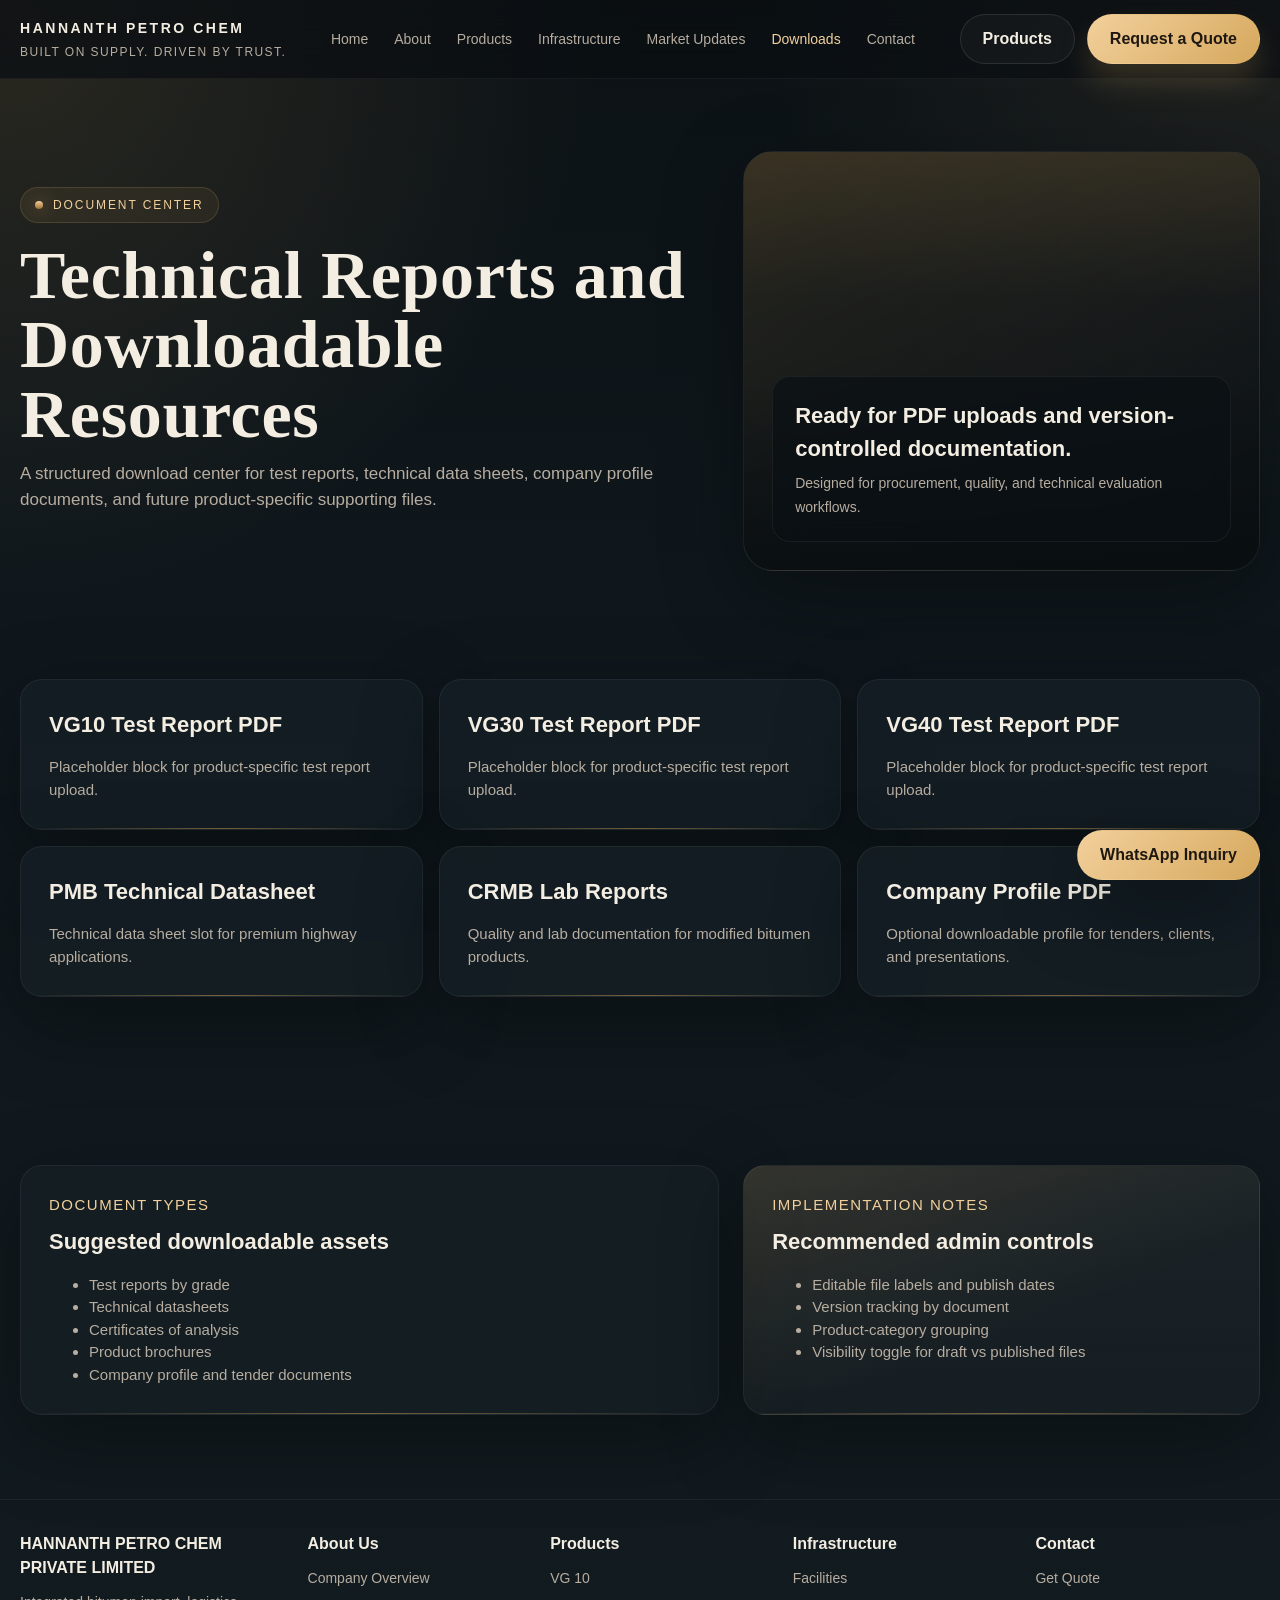
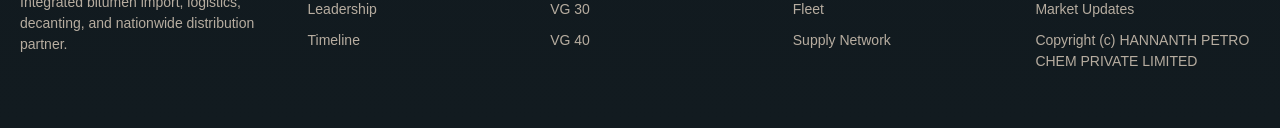
<file: downloads.html>
<!DOCTYPE html>
<html lang="en">
<head>
  <meta charset="UTF-8">
  <meta name="viewport" content="width=device-width, initial-scale=1.0">
  <title>HANNANTH PETRO CHEM PRIVATE LIMITED | Downloads</title>
  <meta
    name="description"
    content="Download test reports, technical datasheets, and document center resources for bitumen products."
  >
  <link rel="stylesheet" href="styles.css">
</head>
<body>
  <header class="site-header">
    <div class="container nav">
      <a class="brand" href="index.html">
        <strong>HANNANTH PETRO CHEM</strong>
        <span>Built on Supply. Driven by Trust.</span>
      </a>
      <button class="nav-toggle" type="button" aria-label="Toggle navigation" aria-expanded="false">
        <span></span>
      </button>
      <nav class="nav-links">
        <a href="index.html">Home</a>
        <a href="about.html">About</a>
        <a href="products.html">Products</a>
        <a href="infrastructure.html">Infrastructure</a>
        <a href="market-updates.html">Market Updates</a>
        <a class="active" href="downloads.html">Downloads</a>
        <a href="contact.html">Contact</a>
      </nav>
      <div class="nav-actions">
        <a class="btn btn-secondary" href="products.html">Products</a>
        <a class="btn btn-primary" href="contact.html">Request a Quote</a>
      </div>
    </div>
  </header>

  <main>
    <section class="page-hero">
      <div class="container page-intro-grid">
        <div class="page-hero-copy">
          <span class="eyebrow">Document Center</span>
          <h1>Technical Reports and Downloadable Resources</h1>
          <p>
            A structured download center for test reports, technical data sheets, company profile
            documents, and future product-specific supporting files.
          </p>
        </div>
        <div class="page-hero-visual">
          <div class="hero-overlay-card">
            <strong>Ready for PDF uploads and version-controlled documentation.</strong>
            <span>Designed for procurement, quality, and technical evaluation workflows.</span>
          </div>
        </div>
      </div>
    </section>

    <section class="section">
      <div class="container grid-3">
        <div class="card"><h3>VG10 Test Report PDF</h3><p>Placeholder block for product-specific test report upload.</p></div>
        <div class="card"><h3>VG30 Test Report PDF</h3><p>Placeholder block for product-specific test report upload.</p></div>
        <div class="card"><h3>VG40 Test Report PDF</h3><p>Placeholder block for product-specific test report upload.</p></div>
        <div class="card"><h3>PMB Technical Datasheet</h3><p>Technical data sheet slot for premium highway applications.</p></div>
        <div class="card"><h3>CRMB Lab Reports</h3><p>Quality and lab documentation for modified bitumen products.</p></div>
        <div class="card"><h3>Company Profile PDF</h3><p>Optional downloadable profile for tenders, clients, and presentations.</p></div>
      </div>
    </section>

    <section class="section">
      <div class="container split-grid">
        <div class="card">
          <span class="mini-label">Document Types</span>
          <h3>Suggested downloadable assets</h3>
          <ul>
            <li>Test reports by grade</li>
            <li>Technical datasheets</li>
            <li>Certificates of analysis</li>
            <li>Product brochures</li>
            <li>Company profile and tender documents</li>
          </ul>
        </div>
        <div class="card feature-panel">
          <span class="mini-label">Implementation Notes</span>
          <h3>Recommended admin controls</h3>
          <ul>
            <li>Editable file labels and publish dates</li>
            <li>Version tracking by document</li>
            <li>Product-category grouping</li>
            <li>Visibility toggle for draft vs published files</li>
          </ul>
        </div>
      </div>
    </section>
  </main>

  <footer class="footer">
    <div class="container footer-grid">
      <div>
        <strong>HANNANTH PETRO CHEM PRIVATE LIMITED</strong>
        <p>Integrated bitumen import, logistics, decanting, and nationwide distribution partner.</p>
      </div>
      <div>
        <strong>About Us</strong>
        <a href="about.html">Company Overview</a>
        <a href="about.html">Leadership</a>
        <a href="about.html">Timeline</a>
      </div>
      <div>
        <strong>Products</strong>
        <a href="products.html">VG 10</a>
        <a href="products.html">VG 30</a>
        <a href="products.html">VG 40</a>
      </div>
      <div>
        <strong>Infrastructure</strong>
        <a href="infrastructure.html">Facilities</a>
        <a href="infrastructure.html">Fleet</a>
        <a href="infrastructure.html">Supply Network</a>
      </div>
      <div>
        <strong>Contact</strong>
        <a href="contact.html">Get Quote</a>
        <a href="market-updates.html">Market Updates</a>
        <p>Copyright (c) HANNANTH PETRO CHEM PRIVATE LIMITED</p>
      </div>
    </div>
  </footer>

  <a class="btn btn-primary whatsapp-float" href="https://wa.me/917877228427?text=Hello%20HANNANTH%20PETRO%20CHEM%20PRIVATE%20LIMITED" target="_blank" rel="noreferrer">WhatsApp Inquiry</a>
  <script src="script.js"></script>
</body>
</html>
</file>
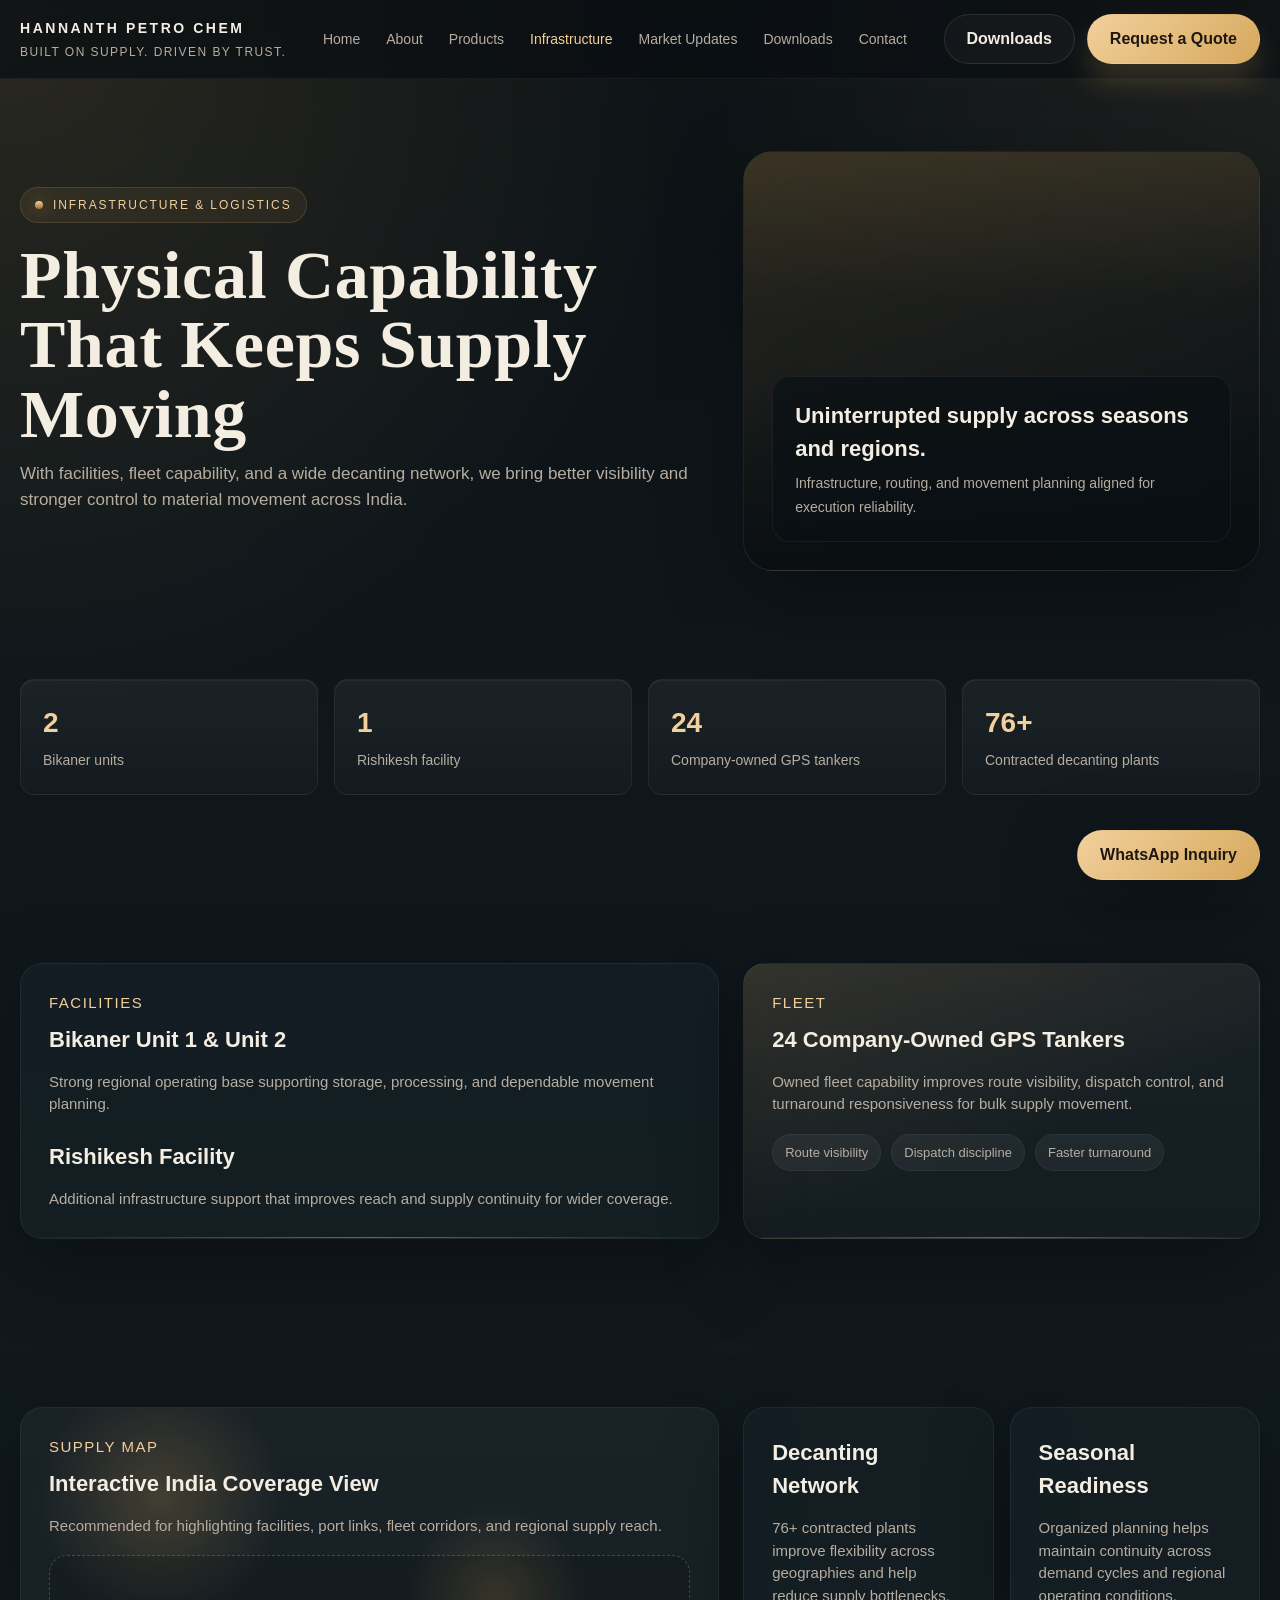
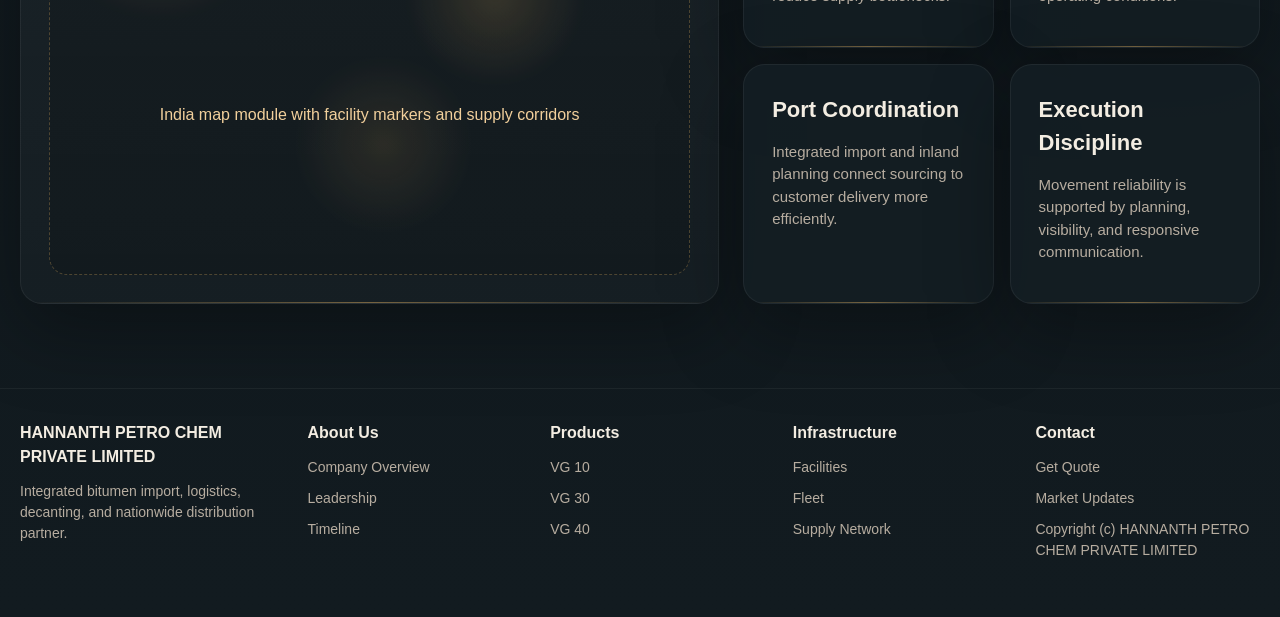
<file: infrastructure.html>
<!DOCTYPE html>
<html lang="en">
<head>
  <meta charset="UTF-8">
  <meta name="viewport" content="width=device-width, initial-scale=1.0">
  <title>HANNANTH PETRO CHEM PRIVATE LIMITED | Infrastructure</title>
  <meta
    name="description"
    content="Explore facilities, tanker fleet, decanting network, and nationwide supply infrastructure."
  >
  <link rel="stylesheet" href="styles.css">
</head>
<body>
  <header class="site-header">
    <div class="container nav">
      <a class="brand" href="index.html">
        <strong>HANNANTH PETRO CHEM</strong>
        <span>Built on Supply. Driven by Trust.</span>
      </a>
      <button class="nav-toggle" type="button" aria-label="Toggle navigation" aria-expanded="false">
        <span></span>
      </button>
      <nav class="nav-links">
        <a href="index.html">Home</a>
        <a href="about.html">About</a>
        <a href="products.html">Products</a>
        <a class="active" href="infrastructure.html">Infrastructure</a>
        <a href="market-updates.html">Market Updates</a>
        <a href="downloads.html">Downloads</a>
        <a href="contact.html">Contact</a>
      </nav>
      <div class="nav-actions">
        <a class="btn btn-secondary" href="downloads.html">Downloads</a>
        <a class="btn btn-primary" href="contact.html">Request a Quote</a>
      </div>
    </div>
  </header>

  <main>
    <section class="page-hero">
      <div class="container page-intro-grid">
        <div class="page-hero-copy">
          <span class="eyebrow">Infrastructure & Logistics</span>
          <h1>Physical Capability That Keeps Supply Moving</h1>
          <p>
            With facilities, fleet capability, and a wide decanting network, we bring better
            visibility and stronger control to material movement across India.
          </p>
        </div>
        <div class="page-hero-visual">
          <div class="hero-overlay-card">
            <strong>Uninterrupted supply across seasons and regions.</strong>
            <span>Infrastructure, routing, and movement planning aligned for execution reliability.</span>
          </div>
        </div>
      </div>
    </section>

    <section class="section">
      <div class="container stats-grid">
        <div class="metric">
          <strong>2</strong>
          <span>Bikaner units</span>
        </div>
        <div class="metric">
          <strong>1</strong>
          <span>Rishikesh facility</span>
        </div>
        <div class="metric">
          <strong>24</strong>
          <span>Company-owned GPS tankers</span>
        </div>
        <div class="metric">
          <strong>76+</strong>
          <span>Contracted decanting plants</span>
        </div>
      </div>
    </section>

    <section class="section">
      <div class="container split-grid">
        <div class="card">
          <span class="mini-label">Facilities</span>
          <h3>Bikaner Unit 1 &amp; Unit 2</h3>
          <p>Strong regional operating base supporting storage, processing, and dependable movement planning.</p>
          <h3 style="margin-top:24px;">Rishikesh Facility</h3>
          <p>Additional infrastructure support that improves reach and supply continuity for wider coverage.</p>
        </div>
        <div class="card feature-panel">
          <span class="mini-label">Fleet</span>
          <h3>24 Company-Owned GPS Tankers</h3>
          <p>
            Owned fleet capability improves route visibility, dispatch control, and turnaround
            responsiveness for bulk supply movement.
          </p>
          <div class="tag-list">
            <span>Route visibility</span>
            <span>Dispatch discipline</span>
            <span>Faster turnaround</span>
          </div>
        </div>
      </div>
    </section>

    <section class="section">
      <div class="container logistics-layout">
        <div class="card map-panel">
          <span class="mini-label">Supply Map</span>
          <h3>Interactive India Coverage View</h3>
          <p>Recommended for highlighting facilities, port links, fleet corridors, and regional supply reach.</p>
          <div class="map-shape">India map module with facility markers and supply corridors</div>
        </div>
        <div class="grid-2">
          <div class="card">
            <h3>Decanting Network</h3>
            <p>76+ contracted plants improve flexibility across geographies and help reduce supply bottlenecks.</p>
          </div>
          <div class="card">
            <h3>Seasonal Readiness</h3>
            <p>Organized planning helps maintain continuity across demand cycles and regional operating conditions.</p>
          </div>
          <div class="card">
            <h3>Port Coordination</h3>
            <p>Integrated import and inland planning connect sourcing to customer delivery more efficiently.</p>
          </div>
          <div class="card">
            <h3>Execution Discipline</h3>
            <p>Movement reliability is supported by planning, visibility, and responsive communication.</p>
          </div>
        </div>
      </div>
    </section>
  </main>

  <footer class="footer">
    <div class="container footer-grid">
      <div>
        <strong>HANNANTH PETRO CHEM PRIVATE LIMITED</strong>
        <p>Integrated bitumen import, logistics, decanting, and nationwide distribution partner.</p>
      </div>
      <div>
        <strong>About Us</strong>
        <a href="about.html">Company Overview</a>
        <a href="about.html">Leadership</a>
        <a href="about.html">Timeline</a>
      </div>
      <div>
        <strong>Products</strong>
        <a href="products.html">VG 10</a>
        <a href="products.html">VG 30</a>
        <a href="products.html">VG 40</a>
      </div>
      <div>
        <strong>Infrastructure</strong>
        <a href="infrastructure.html">Facilities</a>
        <a href="infrastructure.html">Fleet</a>
        <a href="infrastructure.html">Supply Network</a>
      </div>
      <div>
        <strong>Contact</strong>
        <a href="contact.html">Get Quote</a>
        <a href="market-updates.html">Market Updates</a>
        <p>Copyright (c) HANNANTH PETRO CHEM PRIVATE LIMITED</p>
      </div>
    </div>
  </footer>

  <a class="btn btn-primary whatsapp-float" href="https://wa.me/917877228427?text=Hello%20HANNANTH%20PETRO%20CHEM%20PRIVATE%20LIMITED" target="_blank" rel="noreferrer">WhatsApp Inquiry</a>
  <script src="script.js"></script>
</body>
</html>
</file>
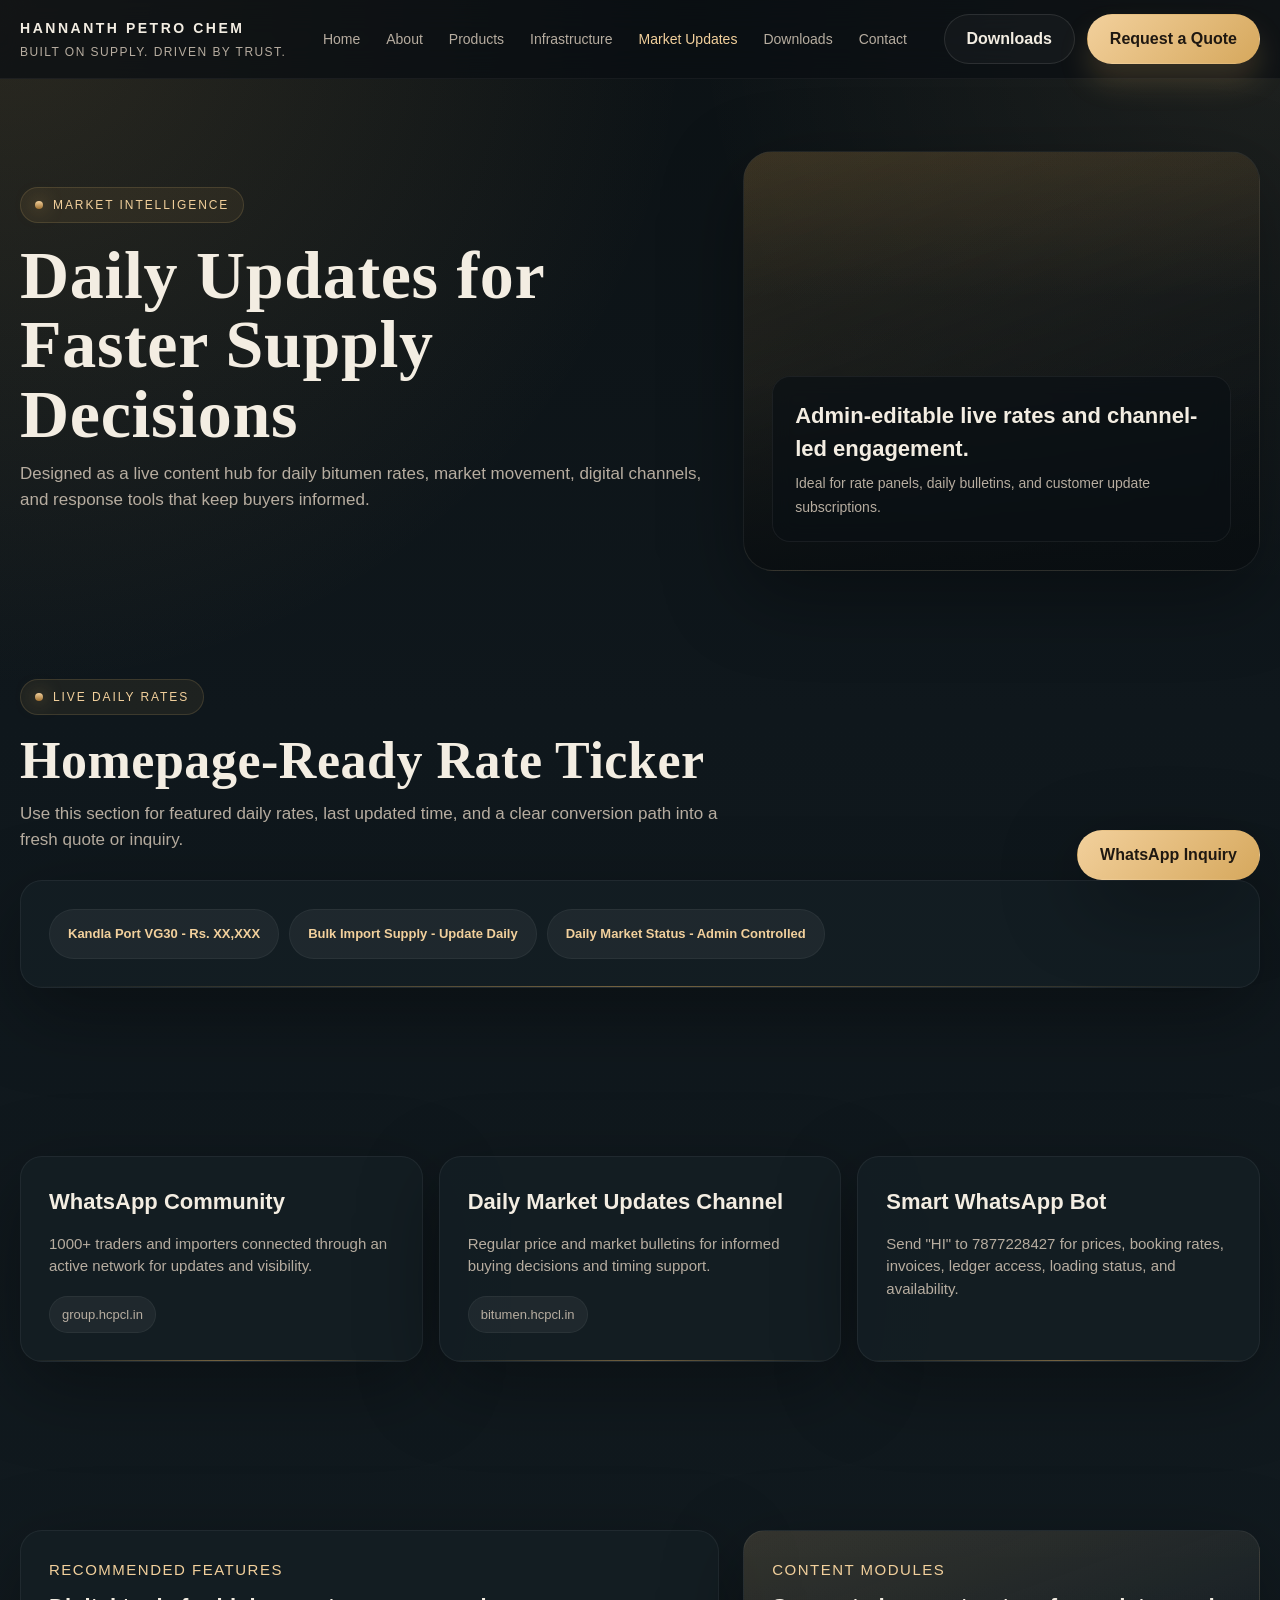
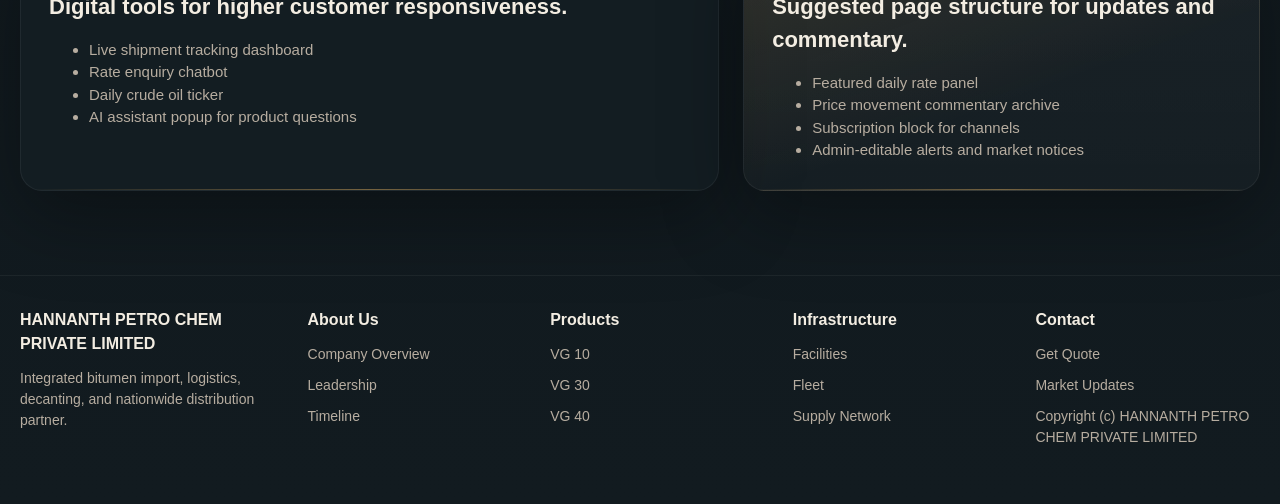
<file: market-updates.html>
<!DOCTYPE html>
<html lang="en">
<head>
  <meta charset="UTF-8">
  <meta name="viewport" content="width=device-width, initial-scale=1.0">
  <title>HANNANTH PETRO CHEM PRIVATE LIMITED | Market Updates</title>
  <meta
    name="description"
    content="Daily bitumen market updates, live rate sections, WhatsApp community access, and digital channels."
  >
  <link rel="stylesheet" href="styles.css">
</head>
<body>
  <header class="site-header">
    <div class="container nav">
      <a class="brand" href="index.html">
        <strong>HANNANTH PETRO CHEM</strong>
        <span>Built on Supply. Driven by Trust.</span>
      </a>
      <button class="nav-toggle" type="button" aria-label="Toggle navigation" aria-expanded="false">
        <span></span>
      </button>
      <nav class="nav-links">
        <a href="index.html">Home</a>
        <a href="about.html">About</a>
        <a href="products.html">Products</a>
        <a href="infrastructure.html">Infrastructure</a>
        <a class="active" href="market-updates.html">Market Updates</a>
        <a href="downloads.html">Downloads</a>
        <a href="contact.html">Contact</a>
      </nav>
      <div class="nav-actions">
        <a class="btn btn-secondary" href="downloads.html">Downloads</a>
        <a class="btn btn-primary" href="contact.html">Request a Quote</a>
      </div>
    </div>
  </header>

  <main>
    <section class="page-hero">
      <div class="container page-intro-grid">
        <div class="page-hero-copy">
          <span class="eyebrow">Market Intelligence</span>
          <h1>Daily Updates for Faster Supply Decisions</h1>
          <p>
            Designed as a live content hub for daily bitumen rates, market movement, digital channels,
            and response tools that keep buyers informed.
          </p>
        </div>
        <div class="page-hero-visual">
          <div class="hero-overlay-card">
            <strong>Admin-editable live rates and channel-led engagement.</strong>
            <span>Ideal for rate panels, daily bulletins, and customer update subscriptions.</span>
          </div>
        </div>
      </div>
    </section>

    <section class="section">
      <div class="container">
        <div class="section-title">
          <span class="eyebrow">Live Daily Rates</span>
          <h2>Homepage-Ready Rate Ticker</h2>
          <p>
            Use this section for featured daily rates, last updated time, and a clear conversion path
            into a fresh quote or inquiry.
          </p>
        </div>
        <div class="card">
          <div class="rates-ticker">
            <div class="rate-chip">Kandla Port VG30 - Rs. XX,XXX</div>
            <div class="rate-chip">Bulk Import Supply - Update Daily</div>
            <div class="rate-chip">Daily Market Status - Admin Controlled</div>
          </div>
        </div>
      </div>
    </section>

    <section class="section">
      <div class="container grid-3">
        <div class="card">
          <h3>WhatsApp Community</h3>
          <p>1000+ traders and importers connected through an active network for updates and visibility.</p>
          <div class="spec-list"><span><a href="https://group.hcpcl.in" target="_blank" rel="noreferrer">group.hcpcl.in</a></span></div>
        </div>
        <div class="card">
          <h3>Daily Market Updates Channel</h3>
          <p>Regular price and market bulletins for informed buying decisions and timing support.</p>
          <div class="spec-list"><span><a href="https://bitumen.hcpcl.in" target="_blank" rel="noreferrer">bitumen.hcpcl.in</a></span></div>
        </div>
        <div class="card">
          <h3>Smart WhatsApp Bot</h3>
          <p>Send "HI" to <a href="https://wa.me/917877228427?text=HI" target="_blank" rel="noreferrer">7877228427</a> for prices, booking rates, invoices, ledger access, loading status, and availability.</p>
        </div>
      </div>
    </section>

    <section class="section">
      <div class="container split-grid">
        <div class="card">
          <span class="mini-label">Recommended Features</span>
          <h3>Digital tools for higher customer responsiveness.</h3>
          <ul>
            <li>Live shipment tracking dashboard</li>
            <li>Rate enquiry chatbot</li>
            <li>Daily crude oil ticker</li>
            <li>AI assistant popup for product questions</li>
          </ul>
        </div>
        <div class="card feature-panel">
          <span class="mini-label">Content Modules</span>
          <h3>Suggested page structure for updates and commentary.</h3>
          <ul>
            <li>Featured daily rate panel</li>
            <li>Price movement commentary archive</li>
            <li>Subscription block for channels</li>
            <li>Admin-editable alerts and market notices</li>
          </ul>
        </div>
      </div>
    </section>
  </main>

  <footer class="footer">
    <div class="container footer-grid">
      <div>
        <strong>HANNANTH PETRO CHEM PRIVATE LIMITED</strong>
        <p>Integrated bitumen import, logistics, decanting, and nationwide distribution partner.</p>
      </div>
      <div>
        <strong>About Us</strong>
        <a href="about.html">Company Overview</a>
        <a href="about.html">Leadership</a>
        <a href="about.html">Timeline</a>
      </div>
      <div>
        <strong>Products</strong>
        <a href="products.html">VG 10</a>
        <a href="products.html">VG 30</a>
        <a href="products.html">VG 40</a>
      </div>
      <div>
        <strong>Infrastructure</strong>
        <a href="infrastructure.html">Facilities</a>
        <a href="infrastructure.html">Fleet</a>
        <a href="infrastructure.html">Supply Network</a>
      </div>
      <div>
        <strong>Contact</strong>
        <a href="contact.html">Get Quote</a>
        <a href="market-updates.html">Market Updates</a>
        <p>Copyright (c) HANNANTH PETRO CHEM PRIVATE LIMITED</p>
      </div>
    </div>
  </footer>

  <a class="btn btn-primary whatsapp-float" href="https://wa.me/917877228427?text=Hello%20HANNANTH%20PETRO%20CHEM%20PRIVATE%20LIMITED" target="_blank" rel="noreferrer">WhatsApp Inquiry</a>
  <script src="script.js"></script>
</body>
</html>
</file>
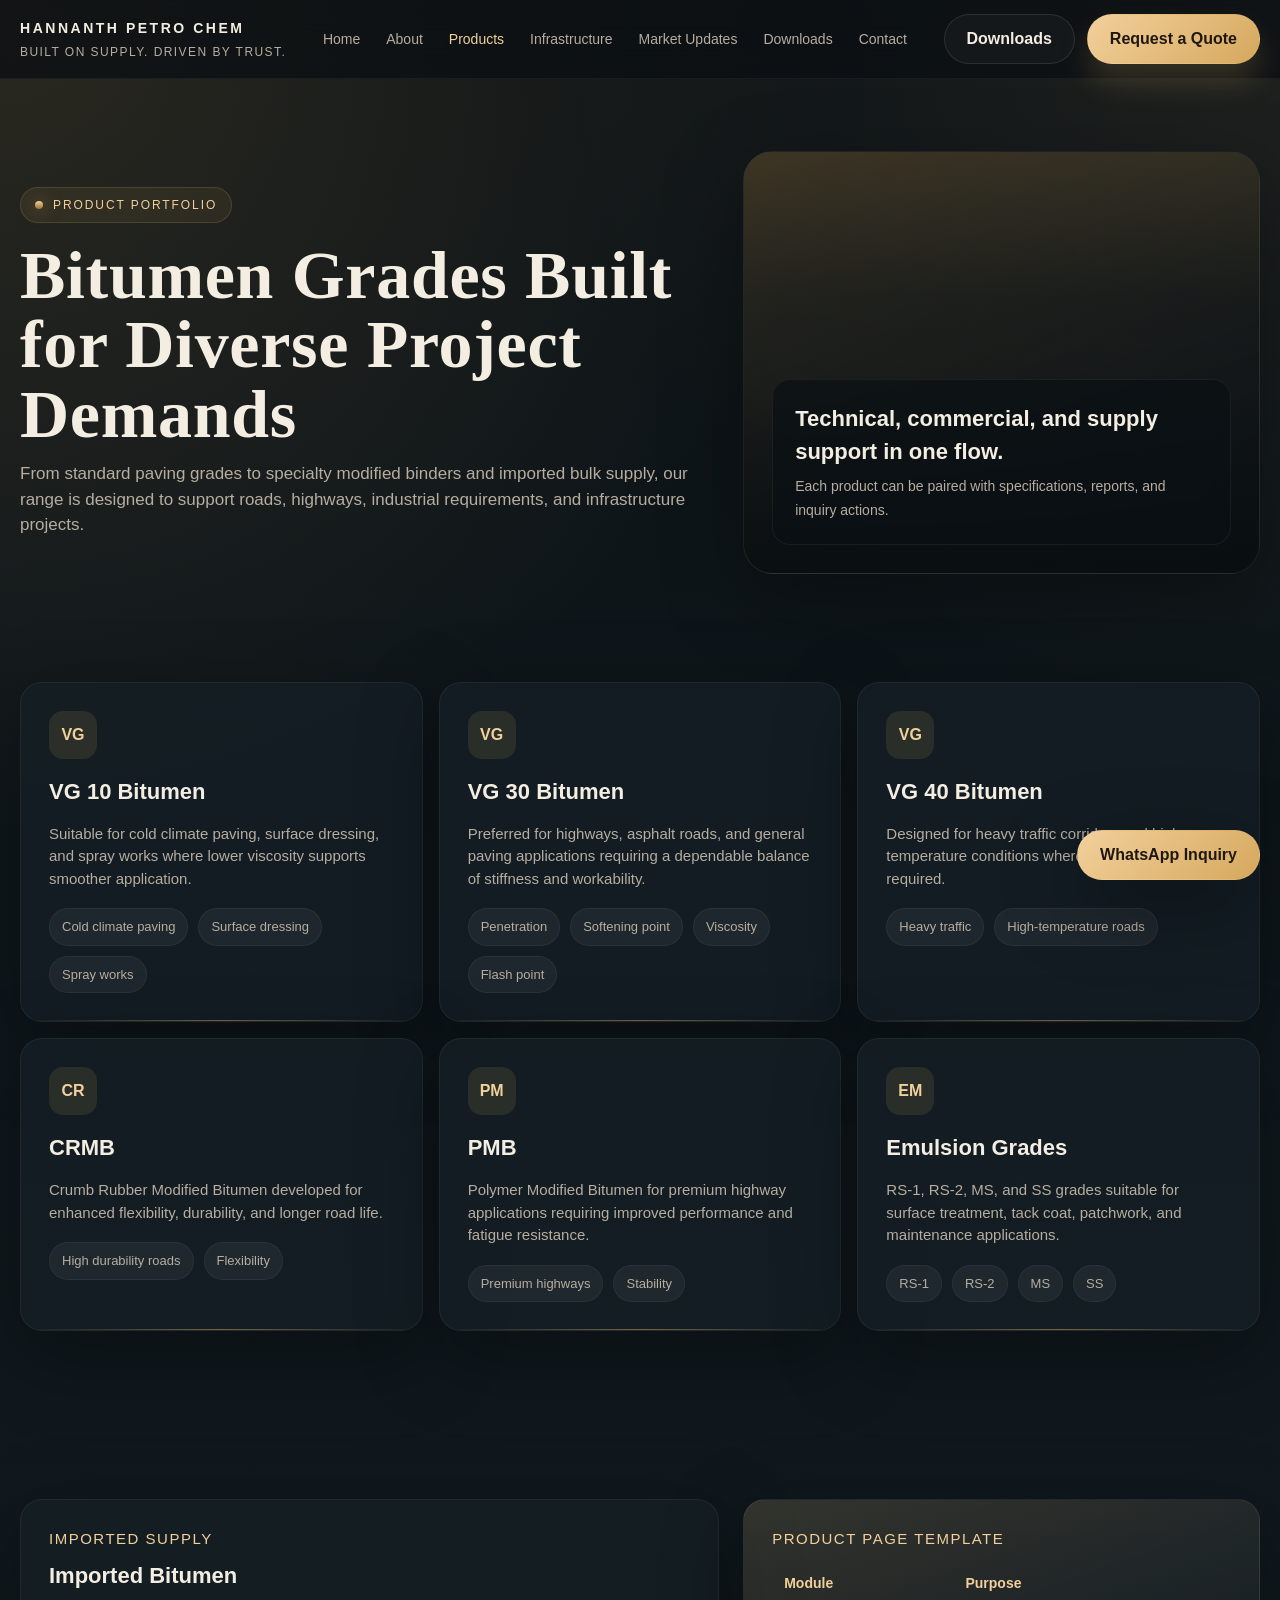
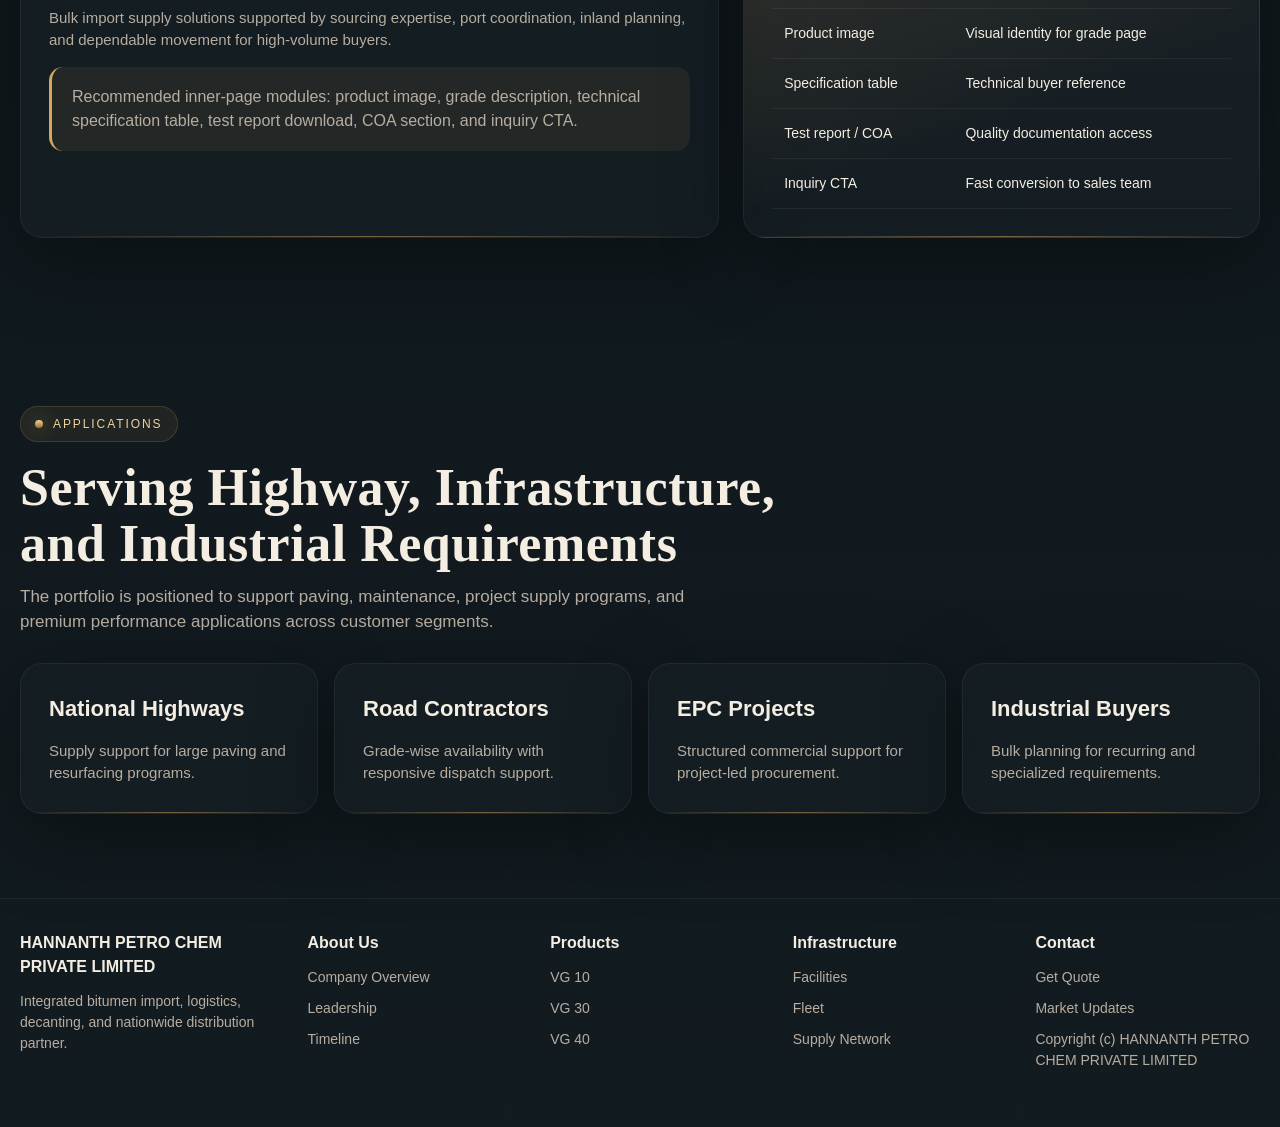
<file: products.html>
<!DOCTYPE html>
<html lang="en">
<head>
  <meta charset="UTF-8">
  <meta name="viewport" content="width=device-width, initial-scale=1.0">
  <title>HANNANTH PETRO CHEM PRIVATE LIMITED | Products</title>
  <meta
    name="description"
    content="Explore bitumen products including VG 10, VG 30, VG 40, CRMB, PMB, emulsion grades, and imported bitumen."
  >
  <link rel="stylesheet" href="styles.css">
</head>
<body>
  <header class="site-header">
    <div class="container nav">
      <a class="brand" href="index.html">
        <strong>HANNANTH PETRO CHEM</strong>
        <span>Built on Supply. Driven by Trust.</span>
      </a>
      <button class="nav-toggle" type="button" aria-label="Toggle navigation" aria-expanded="false">
        <span></span>
      </button>
      <nav class="nav-links">
        <a href="index.html">Home</a>
        <a href="about.html">About</a>
        <a class="active" href="products.html">Products</a>
        <a href="infrastructure.html">Infrastructure</a>
        <a href="market-updates.html">Market Updates</a>
        <a href="downloads.html">Downloads</a>
        <a href="contact.html">Contact</a>
      </nav>
      <div class="nav-actions">
        <a class="btn btn-secondary" href="downloads.html">Downloads</a>
        <a class="btn btn-primary" href="contact.html">Request a Quote</a>
      </div>
    </div>
  </header>

  <main>
    <section class="page-hero">
      <div class="container page-intro-grid">
        <div class="page-hero-copy">
          <span class="eyebrow">Product Portfolio</span>
          <h1>Bitumen Grades Built for Diverse Project Demands</h1>
          <p>
            From standard paving grades to specialty modified binders and imported bulk supply, our
            range is designed to support roads, highways, industrial requirements, and infrastructure projects.
          </p>
        </div>
        <div class="page-hero-visual">
          <div class="hero-overlay-card">
            <strong>Technical, commercial, and supply support in one flow.</strong>
            <span>Each product can be paired with specifications, reports, and inquiry actions.</span>
          </div>
        </div>
      </div>
    </section>

    <section class="section">
      <div class="container grid-3">
        <div class="card">
          <div class="product-label">VG</div>
          <h3>VG 10 Bitumen</h3>
          <p>Suitable for cold climate paving, surface dressing, and spray works where lower viscosity supports smoother application.</p>
          <div class="tag-list">
            <span>Cold climate paving</span>
            <span>Surface dressing</span>
            <span>Spray works</span>
          </div>
        </div>
        <div class="card">
          <div class="product-label">VG</div>
          <h3>VG 30 Bitumen</h3>
          <p>Preferred for highways, asphalt roads, and general paving applications requiring a dependable balance of stiffness and workability.</p>
          <div class="tag-list">
            <span>Penetration</span>
            <span>Softening point</span>
            <span>Viscosity</span>
            <span>Flash point</span>
          </div>
        </div>
        <div class="card">
          <div class="product-label">VG</div>
          <h3>VG 40 Bitumen</h3>
          <p>Designed for heavy traffic corridors and high temperature conditions where stronger resistance is required.</p>
          <div class="tag-list">
            <span>Heavy traffic</span>
            <span>High-temperature roads</span>
          </div>
        </div>
        <div class="card">
          <div class="product-label">CR</div>
          <h3>CRMB</h3>
          <p>Crumb Rubber Modified Bitumen developed for enhanced flexibility, durability, and longer road life.</p>
          <div class="tag-list">
            <span>High durability roads</span>
            <span>Flexibility</span>
          </div>
        </div>
        <div class="card">
          <div class="product-label">PM</div>
          <h3>PMB</h3>
          <p>Polymer Modified Bitumen for premium highway applications requiring improved performance and fatigue resistance.</p>
          <div class="tag-list">
            <span>Premium highways</span>
            <span>Stability</span>
          </div>
        </div>
        <div class="card">
          <div class="product-label">EM</div>
          <h3>Emulsion Grades</h3>
          <p>RS-1, RS-2, MS, and SS grades suitable for surface treatment, tack coat, patchwork, and maintenance applications.</p>
          <div class="tag-list">
            <span>RS-1</span>
            <span>RS-2</span>
            <span>MS</span>
            <span>SS</span>
          </div>
        </div>
      </div>
    </section>

    <section class="section">
      <div class="container split-grid">
        <div class="card">
          <span class="mini-label">Imported Supply</span>
          <h3>Imported Bitumen</h3>
          <p>
            Bulk import supply solutions supported by sourcing expertise, port coordination, inland
            planning, and dependable movement for high-volume buyers.
          </p>
          <div class="callout">
            Recommended inner-page modules: product image, grade description, technical specification
            table, test report download, COA section, and inquiry CTA.
          </div>
        </div>
        <div class="card feature-panel table-card">
          <span class="mini-label">Product Page Template</span>
          <table>
            <thead>
              <tr>
                <th>Module</th>
                <th>Purpose</th>
              </tr>
            </thead>
            <tbody>
              <tr>
                <td>Product image</td>
                <td>Visual identity for grade page</td>
              </tr>
              <tr>
                <td>Specification table</td>
                <td>Technical buyer reference</td>
              </tr>
              <tr>
                <td>Test report / COA</td>
                <td>Quality documentation access</td>
              </tr>
              <tr>
                <td>Inquiry CTA</td>
                <td>Fast conversion to sales team</td>
              </tr>
            </tbody>
          </table>
        </div>
      </div>
    </section>

    <section class="section">
      <div class="container">
        <div class="section-title">
          <span class="eyebrow">Applications</span>
          <h2>Serving Highway, Infrastructure, and Industrial Requirements</h2>
          <p>
            The portfolio is positioned to support paving, maintenance, project supply programs, and
            premium performance applications across customer segments.
          </p>
        </div>
        <div class="grid-4">
          <div class="card"><h3>National Highways</h3><p>Supply support for large paving and resurfacing programs.</p></div>
          <div class="card"><h3>Road Contractors</h3><p>Grade-wise availability with responsive dispatch support.</p></div>
          <div class="card"><h3>EPC Projects</h3><p>Structured commercial support for project-led procurement.</p></div>
          <div class="card"><h3>Industrial Buyers</h3><p>Bulk planning for recurring and specialized requirements.</p></div>
        </div>
      </div>
    </section>
  </main>

  <footer class="footer">
    <div class="container footer-grid">
      <div>
        <strong>HANNANTH PETRO CHEM PRIVATE LIMITED</strong>
        <p>Integrated bitumen import, logistics, decanting, and nationwide distribution partner.</p>
      </div>
      <div>
        <strong>About Us</strong>
        <a href="about.html">Company Overview</a>
        <a href="about.html">Leadership</a>
        <a href="about.html">Timeline</a>
      </div>
      <div>
        <strong>Products</strong>
        <a href="products.html">VG 10</a>
        <a href="products.html">VG 30</a>
        <a href="products.html">VG 40</a>
      </div>
      <div>
        <strong>Infrastructure</strong>
        <a href="infrastructure.html">Facilities</a>
        <a href="infrastructure.html">Fleet</a>
        <a href="infrastructure.html">Supply Network</a>
      </div>
      <div>
        <strong>Contact</strong>
        <a href="contact.html">Get Quote</a>
        <a href="market-updates.html">Market Updates</a>
        <p>Copyright (c) HANNANTH PETRO CHEM PRIVATE LIMITED</p>
      </div>
    </div>
  </footer>

  <a class="btn btn-primary whatsapp-float" href="https://wa.me/917877228427?text=Hello%20HANNANTH%20PETRO%20CHEM%20PRIVATE%20LIMITED" target="_blank" rel="noreferrer">WhatsApp Inquiry</a>
  <script src="script.js"></script>
</body>
</html>
</file>
<file: styles.css>
:root {
  --bg: #0e1418;
  --bg-soft: #151d22;
  --panel: rgba(20, 30, 36, 0.88);
  --panel-strong: #1a252b;
  --text: #f3ede2;
  --muted: #b7ada0;
  --line: rgba(220, 183, 112, 0.16);
  --accent: #d6a85d;
  --accent-deep: #9e6f2f;
  --accent-soft: #f2d09c;
  --success: #87b890;
  --shadow: 0 24px 80px rgba(0, 0, 0, 0.35);
  --radius: 22px;
  --radius-sm: 14px;
  --max: 1240px;
}

* {
  box-sizing: border-box;
}

html {
  scroll-behavior: smooth;
}

body {
  margin: 0;
  font-family: "Segoe UI", Arial, sans-serif;
  color: var(--text);
  background:
    radial-gradient(circle at top left, rgba(214, 168, 93, 0.15), transparent 28%),
    radial-gradient(circle at top right, rgba(255, 210, 140, 0.08), transparent 24%),
    linear-gradient(180deg, #0c1215 0%, #0f171c 34%, #121b20 100%);
  line-height: 1.5;
}

a {
  color: inherit;
  text-decoration: none;
}

img {
  max-width: 100%;
  display: block;
}

.container {
  width: min(var(--max), calc(100% - 40px));
  margin: 0 auto;
}

.eyebrow {
  display: inline-flex;
  align-items: center;
  gap: 10px;
  padding: 8px 14px;
  border: 1px solid var(--line);
  border-radius: 999px;
  background: rgba(214, 168, 93, 0.08);
  font-size: 12px;
  letter-spacing: 0.16em;
  text-transform: uppercase;
  color: var(--accent-soft);
}

.eyebrow::before {
  content: "";
  width: 8px;
  height: 8px;
  border-radius: 50%;
  background: linear-gradient(180deg, var(--accent-soft), var(--accent-deep));
  box-shadow: 0 0 18px rgba(214, 168, 93, 0.7);
}

.section {
  padding: 84px 0;
  position: relative;
}

.section-title {
  max-width: 760px;
  margin-bottom: 28px;
}

.section-title h1,
.section-title h2,
.hero-copy h1,
.founder-quote,
.cta-box h2,
.page-hero h1 {
  font-family: Georgia, "Times New Roman", serif;
  letter-spacing: 0.01em;
}

.section-title h1,
.page-hero h1 {
  margin: 18px 0 12px;
  font-size: clamp(42px, 6vw, 68px);
  line-height: 1.02;
}

.section-title h2 {
  margin: 18px 0 12px;
  font-size: clamp(34px, 5vw, 52px);
  line-height: 1.08;
}

.section-title p,
.page-hero p {
  margin: 0;
  font-size: 17px;
  color: var(--muted);
  max-width: 700px;
}

.site-header {
  position: sticky;
  top: 0;
  z-index: 40;
  backdrop-filter: blur(16px);
  background: rgba(10, 15, 18, 0.72);
  border-bottom: 1px solid rgba(255, 255, 255, 0.05);
}

.nav {
  display: flex;
  align-items: center;
  justify-content: space-between;
  min-height: 78px;
  gap: 18px;
}

.brand {
  display: flex;
  flex-direction: column;
  gap: 4px;
}

.brand strong {
  font-size: 14px;
  letter-spacing: 0.18em;
  text-transform: uppercase;
}

.brand span {
  color: var(--muted);
  font-size: 12px;
  letter-spacing: 0.12em;
  text-transform: uppercase;
}

.nav-links {
  display: flex;
  gap: 26px;
  color: var(--muted);
  font-size: 14px;
}

.nav-toggle {
  display: none;
  width: 50px;
  height: 50px;
  border-radius: 14px;
  border: 1px solid rgba(255, 255, 255, 0.08);
  background: rgba(255, 255, 255, 0.03);
  color: var(--text);
  align-items: center;
  justify-content: center;
  cursor: pointer;
}

.nav-toggle span,
.nav-toggle::before,
.nav-toggle::after {
  content: "";
  display: block;
  width: 18px;
  height: 2px;
  border-radius: 999px;
  background: currentColor;
  transition: transform 0.2s ease, opacity 0.2s ease;
}

.nav-toggle span {
  margin: 4px 0;
}

.site-header.nav-open .nav-toggle::before {
  transform: translateY(6px) rotate(45deg);
}

.site-header.nav-open .nav-toggle span {
  opacity: 0;
}

.site-header.nav-open .nav-toggle::after {
  transform: translateY(-6px) rotate(-45deg);
}

.nav-links a.active {
  color: var(--accent-soft);
}

.nav-actions {
  display: flex;
  align-items: center;
  gap: 12px;
}

.btn {
  display: inline-flex;
  align-items: center;
  justify-content: center;
  min-height: 50px;
  padding: 0 22px;
  border-radius: 999px;
  border: 1px solid transparent;
  font-weight: 600;
  transition: transform 0.25s ease, background 0.25s ease, border-color 0.25s ease;
}

.btn:hover {
  transform: translateY(-1px);
}

.btn-primary {
  background: linear-gradient(135deg, var(--accent-soft), var(--accent));
  color: #1f1811;
  box-shadow: 0 18px 30px rgba(214, 168, 93, 0.2);
}

.btn-secondary {
  border-color: rgba(255, 255, 255, 0.1);
  background: rgba(255, 255, 255, 0.03);
  color: var(--text);
}

.hero {
  padding: 72px 0 40px;
  overflow: hidden;
}

.hero-grid,
.split-grid,
.about-layout,
.logistics-layout,
.founder-layout,
.cta-box,
.page-intro-grid {
  display: grid;
  grid-template-columns: 1.15fr 0.85fr;
  gap: 24px;
  align-items: stretch;
}

.hero-copy {
  padding: 46px 0 24px;
}

.hero-copy h1 {
  margin: 20px 0 18px;
  font-size: clamp(44px, 8vw, 78px);
  line-height: 0.97;
  max-width: 780px;
}

.hero-copy p {
  font-size: 19px;
  color: var(--muted);
  max-width: 680px;
  margin: 0 0 28px;
}

.hero-actions {
  display: flex;
  flex-wrap: wrap;
  gap: 12px;
  margin-bottom: 30px;
}

.hero-note {
  color: var(--accent-soft);
  font-size: 14px;
  letter-spacing: 0.04em;
}

.hero-visual,
.page-hero-visual {
  position: relative;
  min-height: 620px;
  border-radius: calc(var(--radius) + 8px);
  overflow: hidden;
  box-shadow: var(--shadow);
  border: 1px solid rgba(255, 255, 255, 0.06);
}

.hero-visual {
  background:
    linear-gradient(160deg, rgba(8, 12, 14, 0.2), rgba(9, 14, 17, 0.84)),
    url("https://images.unsplash.com/photo-1513828583688-c52646db42da?auto=format&fit=crop&w=1200&q=80") center/cover;
}

.hero-visual::before,
.page-hero-visual::before {
  content: "";
  position: absolute;
  inset: 0;
  background:
    linear-gradient(180deg, rgba(255, 185, 80, 0.08), transparent 35%),
    linear-gradient(180deg, transparent 55%, rgba(9, 14, 17, 0.9));
}

.page-hero {
  padding: 72px 0 24px;
}

.page-hero-visual {
  min-height: 420px;
  background:
    linear-gradient(160deg, rgba(8, 12, 14, 0.25), rgba(9, 14, 17, 0.86)),
    linear-gradient(135deg, rgba(214, 168, 93, 0.2), rgba(255, 255, 255, 0.05));
}

.page-hero-copy {
  padding: 36px 0;
}

.hero-overlay-card {
  position: absolute;
  left: 28px;
  right: 28px;
  bottom: 28px;
  padding: 22px;
  border-radius: 18px;
  background: rgba(10, 16, 20, 0.7);
  border: 1px solid rgba(255, 255, 255, 0.06);
  backdrop-filter: blur(10px);
}

.hero-overlay-card strong {
  display: block;
  font-size: 22px;
  margin-bottom: 6px;
}

.hero-overlay-card span {
  color: var(--muted);
  font-size: 14px;
}

.metrics,
.trust-items,
.grid-2,
.grid-3,
.grid-4,
.stats-grid {
  display: grid;
  gap: 16px;
}

.metrics,
.trust-items {
  margin-top: 20px;
}

.metrics,
.grid-4,
.stats-grid {
  grid-template-columns: repeat(4, 1fr);
}

.trust-items {
  grid-template-columns: repeat(4, 1fr);
}

.grid-2 {
  grid-template-columns: repeat(2, 1fr);
}

.grid-3 {
  grid-template-columns: repeat(3, 1fr);
}

.metric,
.card,
.trust-pill {
  border: 1px solid rgba(255, 255, 255, 0.06);
}

.metric {
  padding: 22px;
  border-radius: var(--radius-sm);
  background: linear-gradient(180deg, rgba(255, 255, 255, 0.05), rgba(255, 255, 255, 0.02));
  box-shadow: inset 0 1px 0 rgba(255, 255, 255, 0.05);
}

.metric strong {
  display: block;
  font-size: 28px;
  color: var(--accent-soft);
  margin-bottom: 4px;
}

.metric span {
  color: var(--muted);
  font-size: 14px;
}

.trust-bar {
  padding: 18px 0;
  border-top: 1px solid rgba(255, 255, 255, 0.05);
  border-bottom: 1px solid rgba(255, 255, 255, 0.05);
  background: rgba(255, 255, 255, 0.02);
}

.trust-pill {
  display: flex;
  align-items: center;
  justify-content: center;
  min-height: 68px;
  border-radius: 999px;
  text-align: center;
  padding: 12px 18px;
  background: rgba(255, 255, 255, 0.03);
  color: var(--accent-soft);
  font-size: 14px;
  font-weight: 600;
}

.card {
  position: relative;
  padding: 28px;
  border-radius: var(--radius);
  background: var(--panel);
  box-shadow: var(--shadow);
  overflow: hidden;
}

.card::after {
  content: "";
  position: absolute;
  inset: auto 0 0;
  height: 1px;
  background: linear-gradient(90deg, transparent, rgba(214, 168, 93, 0.5), transparent);
}

.card h3 {
  margin: 0 0 10px;
  font-size: 22px;
}

.card p,
.card li {
  color: var(--muted);
  font-size: 15px;
}

.card p:last-child,
.card ul:last-child {
  margin-bottom: 0;
}

.feature-panel {
  min-height: 100%;
  background:
    linear-gradient(160deg, rgba(214, 168, 93, 0.14), transparent 60%),
    linear-gradient(180deg, rgba(255, 255, 255, 0.04), rgba(255, 255, 255, 0.02));
}

.timeline {
  display: grid;
  grid-template-columns: repeat(5, minmax(220px, 1fr));
  gap: 18px;
  overflow-x: auto;
  padding-bottom: 6px;
}

.timeline-card {
  min-width: 220px;
}

.timeline-card strong,
.mini-label {
  display: block;
  margin-bottom: 8px;
  color: var(--accent-soft);
  font-size: 15px;
  letter-spacing: 0.1em;
  text-transform: uppercase;
}

.quote-card {
  display: flex;
  flex-direction: column;
  justify-content: space-between;
  background:
    linear-gradient(180deg, rgba(214, 168, 93, 0.12), rgba(255, 255, 255, 0.03)),
    var(--panel);
}

.founder-quote {
  font-size: clamp(28px, 4vw, 42px);
  line-height: 1.12;
  margin: 12px 0 24px;
}

.person-meta {
  display: flex;
  flex-direction: column;
  gap: 8px;
  color: var(--muted);
}

.product-label,
.icon-label {
  display: inline-flex;
  width: 48px;
  height: 48px;
  align-items: center;
  justify-content: center;
  border-radius: 14px;
  background: rgba(214, 168, 93, 0.12);
  color: var(--accent-soft);
  font-weight: 700;
  margin-bottom: 16px;
}

.spec-list,
.inline-list,
.tag-list,
.rates-ticker {
  display: flex;
  flex-wrap: wrap;
  gap: 10px;
}

.spec-list,
.inline-list,
.tag-list {
  margin-top: 18px;
}

.spec-list span,
.inline-list span,
.tag-list span,
.rate-chip {
  padding: 8px 12px;
  border-radius: 999px;
  background: rgba(255, 255, 255, 0.05);
  color: var(--muted);
  font-size: 13px;
  border: 1px solid rgba(255, 255, 255, 0.05);
}

.map-panel {
  min-height: 100%;
  background:
    radial-gradient(circle at 20% 18%, rgba(214, 168, 93, 0.22), transparent 18%),
    radial-gradient(circle at 68% 38%, rgba(214, 168, 93, 0.2), transparent 16%),
    radial-gradient(circle at 52% 68%, rgba(214, 168, 93, 0.14), transparent 18%),
    linear-gradient(180deg, rgba(255, 255, 255, 0.04), rgba(255, 255, 255, 0.02));
}

.map-shape,
.placeholder-visual {
  margin-top: 18px;
  min-height: 320px;
  border-radius: 18px;
  border: 1px dashed rgba(214, 168, 93, 0.3);
  display: grid;
  place-items: center;
  color: var(--accent-soft);
  text-align: center;
  padding: 24px;
  background: rgba(0, 0, 0, 0.12);
}

.growth-chart {
  display: grid;
  grid-template-columns: 1fr 1fr;
  gap: 18px;
  align-items: end;
  margin-top: 28px;
  min-height: 280px;
}

.bar {
  padding: 16px;
  border-radius: 18px 18px 8px 8px;
  background: linear-gradient(180deg, var(--accent-soft), var(--accent-deep));
  color: #23180d;
  font-weight: 700;
  display: flex;
  flex-direction: column;
  justify-content: flex-end;
  box-shadow: 0 18px 30px rgba(214, 168, 93, 0.18);
}

.bar small {
  display: block;
  font-size: 13px;
  opacity: 0.8;
  margin-top: 4px;
}

.bar-one {
  height: 58%;
}

.bar-two {
  height: 100%;
}

.rate-chip {
  color: var(--accent-soft);
  font-weight: 600;
  padding: 14px 18px;
}

.gallery-grid {
  display: grid;
  grid-template-columns: 1.15fr 0.85fr 1fr;
  gap: 18px;
}

.gallery-tile {
  min-height: 210px;
  display: flex;
  align-items: end;
  padding: 24px;
  border-radius: var(--radius);
  border: 1px solid rgba(255, 255, 255, 0.05);
  box-shadow: var(--shadow);
  background:
    linear-gradient(180deg, rgba(10, 14, 17, 0.05), rgba(10, 14, 17, 0.86)),
    linear-gradient(135deg, rgba(214, 168, 93, 0.22), rgba(255, 255, 255, 0.05));
}

.gallery-tile strong {
  font-size: 22px;
}

.gallery-tall {
  min-height: 438px;
}

.contact-form {
  display: grid;
  grid-template-columns: repeat(2, 1fr);
  gap: 14px;
  margin-top: 20px;
}

.contact-form input,
.contact-form textarea,
.contact-form select {
  width: 100%;
  border: 1px solid rgba(255, 255, 255, 0.08);
  background: rgba(255, 255, 255, 0.03);
  color: var(--text);
  border-radius: 16px;
  padding: 16px 18px;
  font: inherit;
}

.contact-form input::placeholder,
.contact-form textarea::placeholder {
  color: #9f988c;
}

.contact-form input:focus,
.contact-form textarea:focus,
.contact-form select:focus {
  outline: none;
  border-color: rgba(214, 168, 93, 0.45);
  box-shadow: 0 0 0 3px rgba(214, 168, 93, 0.12);
}

.contact-form textarea,
.contact-form .full {
  grid-column: 1 / -1;
}

.form-status {
  margin-top: 14px;
  color: var(--accent-soft);
  font-size: 14px;
  min-height: 22px;
}

.table-card {
  overflow-x: auto;
}

table {
  width: 100%;
  border-collapse: collapse;
}

th,
td {
  padding: 14px 12px;
  border-bottom: 1px solid rgba(255, 255, 255, 0.06);
  text-align: left;
  font-size: 14px;
}

th {
  color: var(--accent-soft);
  font-weight: 600;
}

.callout {
  padding: 18px 20px;
  border-left: 3px solid var(--accent);
  border-radius: 14px;
  background: rgba(214, 168, 93, 0.08);
  color: var(--muted);
}

.footer {
  padding: 32px 0 46px;
  border-top: 1px solid rgba(255, 255, 255, 0.05);
  color: var(--muted);
}

.footer-grid {
  display: grid;
  grid-template-columns: 1.2fr repeat(4, 1fr);
  gap: 18px;
}

.footer-grid strong {
  display: block;
  margin-bottom: 12px;
  color: var(--text);
}

.footer-grid a,
.footer-grid p {
  display: block;
  margin: 0 0 10px;
  font-size: 14px;
  color: var(--muted);
}

.whatsapp-float {
  position: fixed;
  right: 20px;
  bottom: 20px;
  z-index: 50;
  min-width: 180px;
  box-shadow: var(--shadow);
}

@media (max-width: 1100px) {
  .hero-grid,
  .split-grid,
  .about-layout,
  .logistics-layout,
  .founder-layout,
  .cta-box,
  .page-intro-grid,
  .footer-grid,
  .gallery-grid {
    grid-template-columns: 1fr;
  }

  .grid-4,
  .stats-grid {
    grid-template-columns: repeat(2, 1fr);
  }

  .grid-3 {
    grid-template-columns: repeat(2, 1fr);
  }

  .trust-items,
  .metrics {
    grid-template-columns: repeat(2, 1fr);
  }

  .hero-visual,
  .page-hero-visual {
    min-height: 460px;
  }
}

@media (max-width: 760px) {
  .container {
    width: min(var(--max), calc(100% - 28px));
  }

  .nav {
    flex-wrap: wrap;
    padding: 14px 0;
  }

  .nav-toggle {
    display: inline-flex;
  }

  .nav-links {
    display: none;
    order: 3;
    width: 100%;
    flex-direction: column;
    gap: 10px;
    padding: 14px 0 4px;
  }

  .site-header.nav-open .nav-links {
    display: flex;
  }

  .nav-links a {
    padding: 12px 14px;
    border-radius: 14px;
    background: rgba(255, 255, 255, 0.03);
  }

  .nav-actions {
    margin-left: auto;
  }

  .grid-2,
  .grid-3,
  .grid-4,
  .trust-items,
  .metrics,
  .contact-form,
  .growth-chart,
  .stats-grid {
    grid-template-columns: 1fr;
  }

  .hero-copy h1,
  .page-hero h1 {
    font-size: 44px;
  }

  .section {
    padding: 68px 0;
  }

  .whatsapp-float {
    left: 14px;
    right: 14px;
    bottom: 14px;
  }
}
</file>
